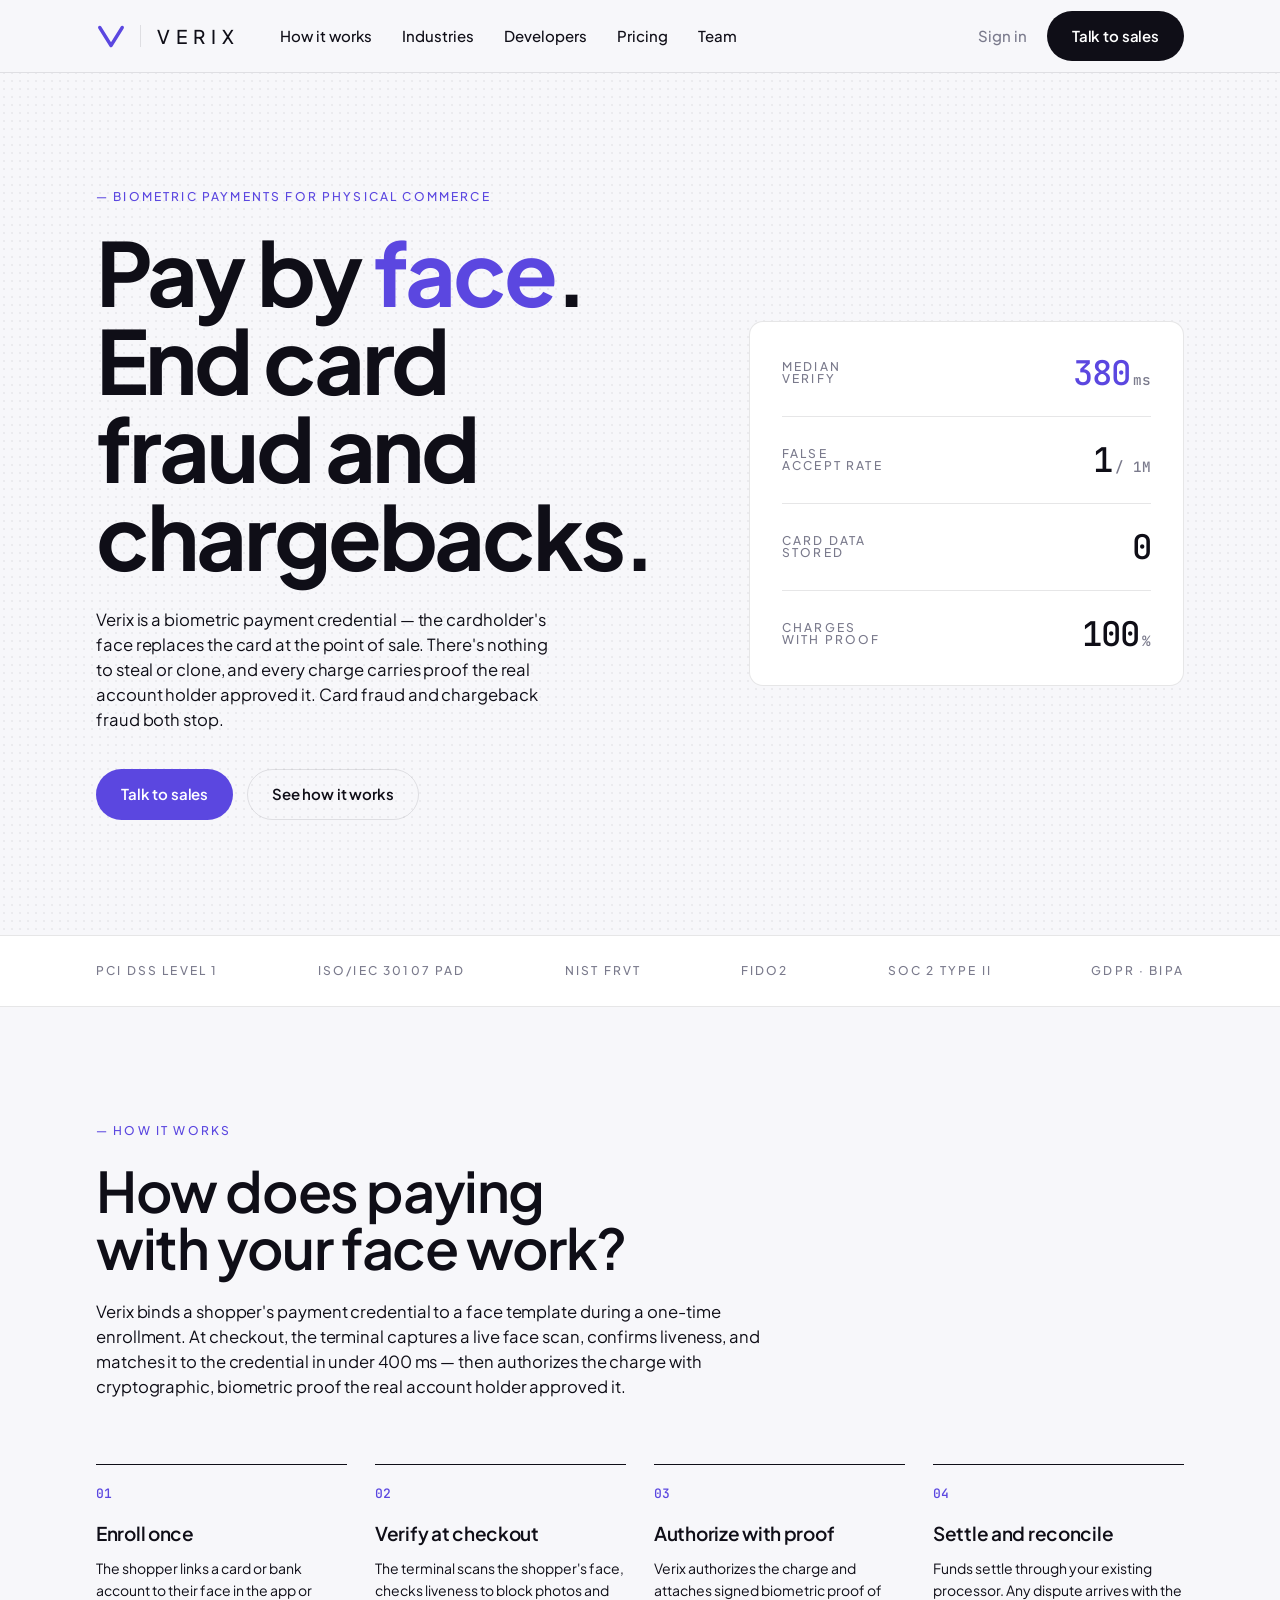
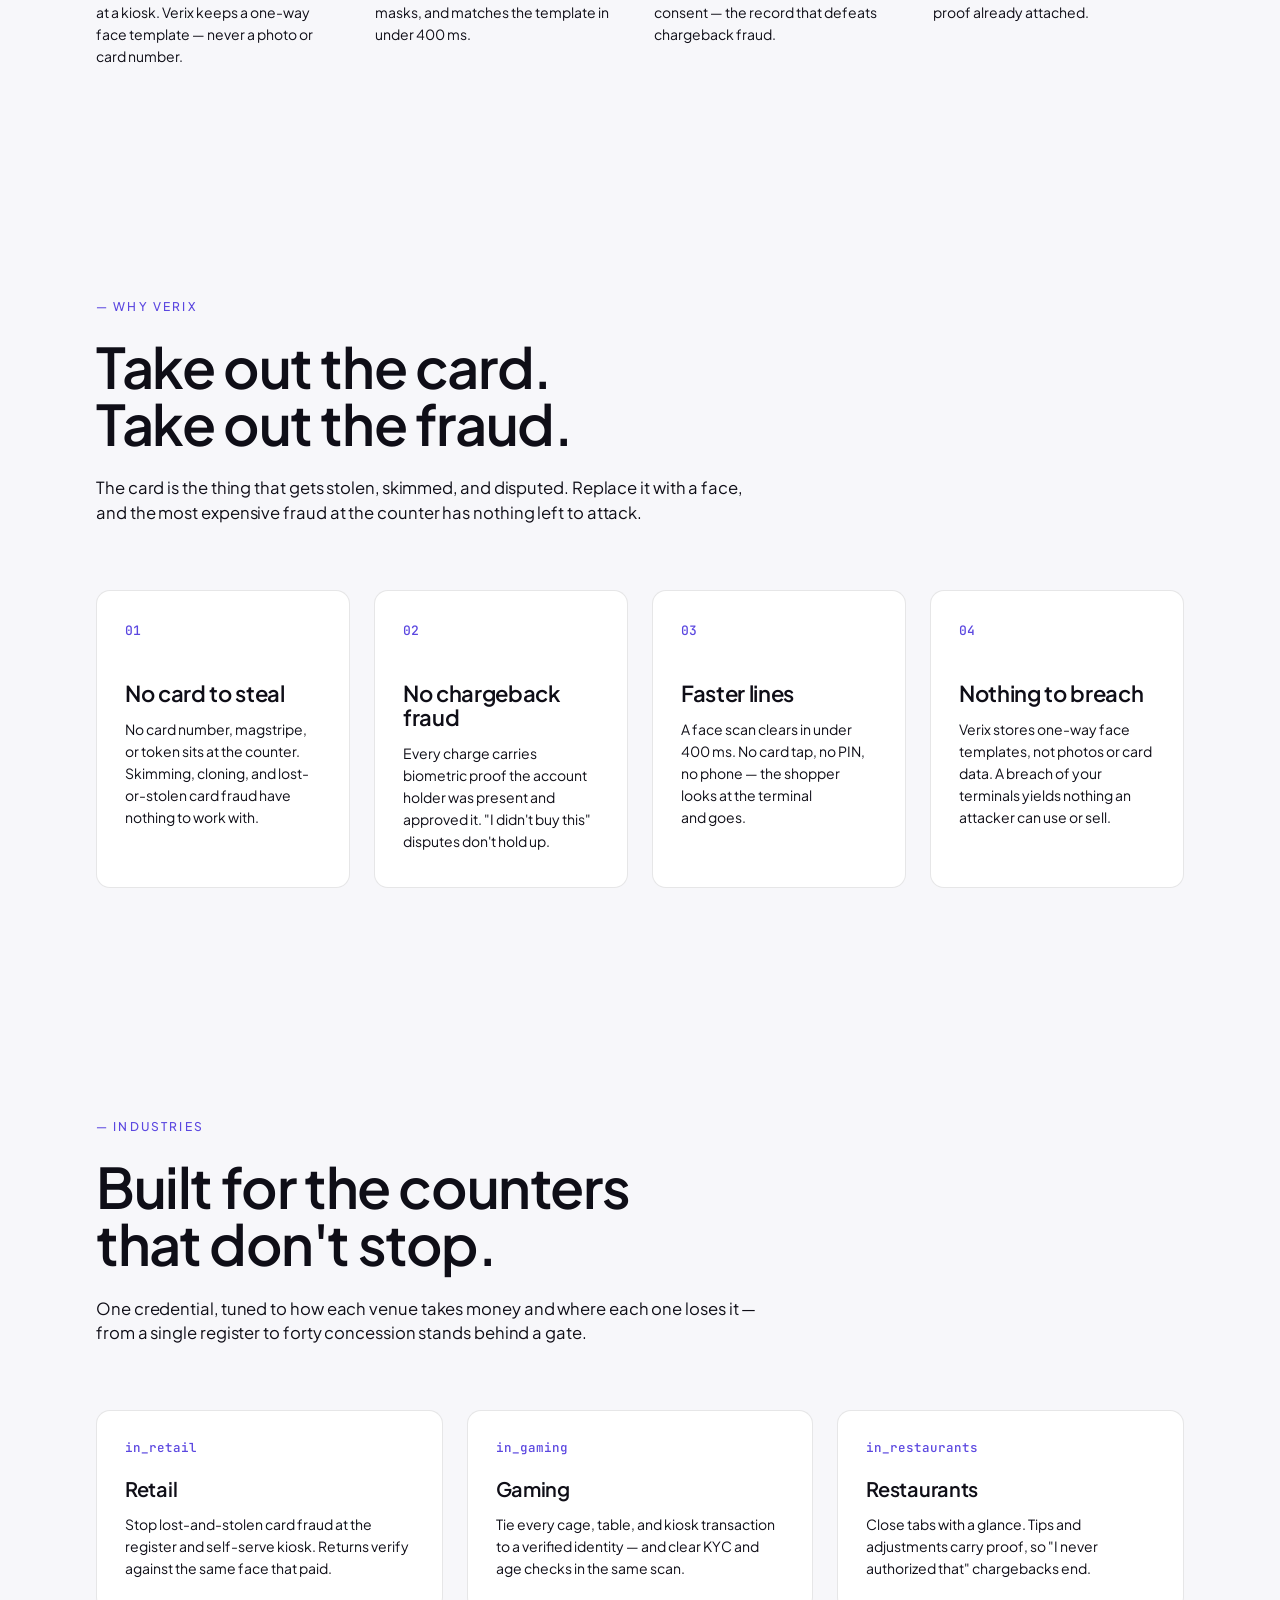
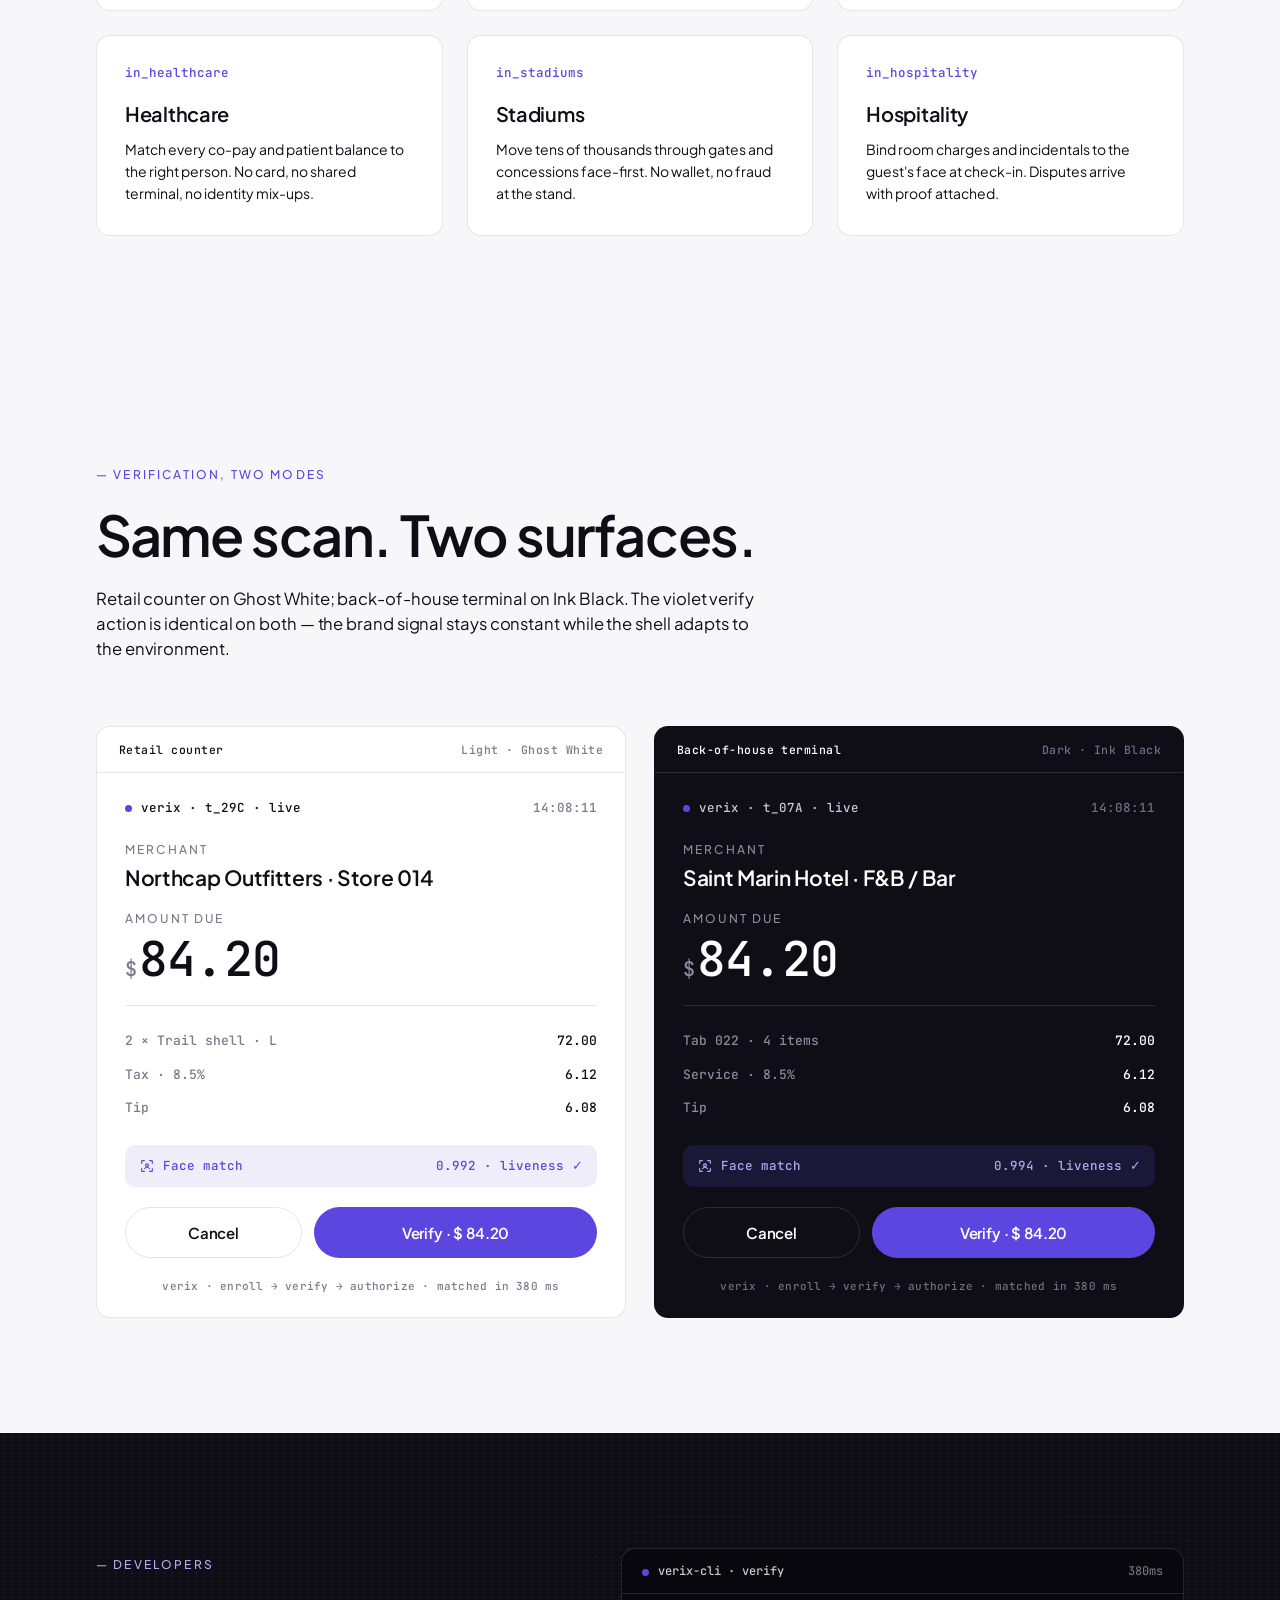
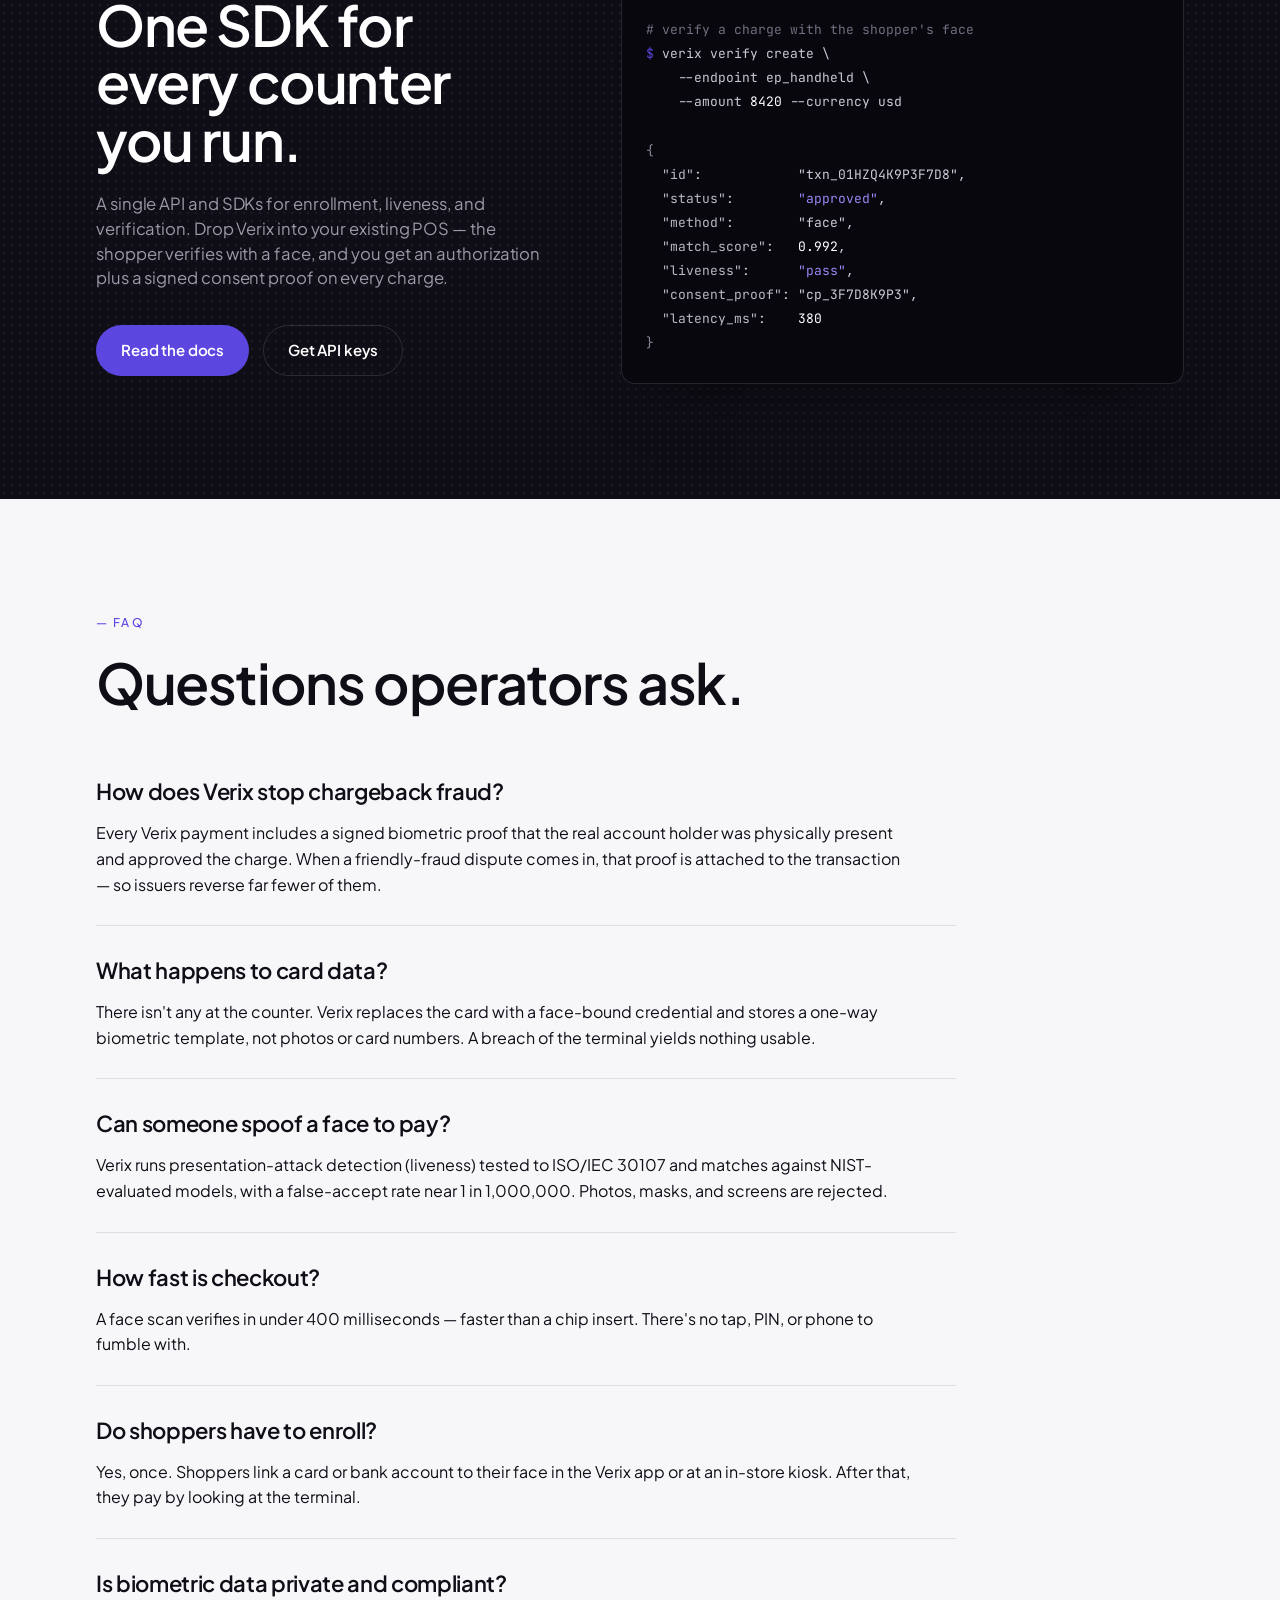
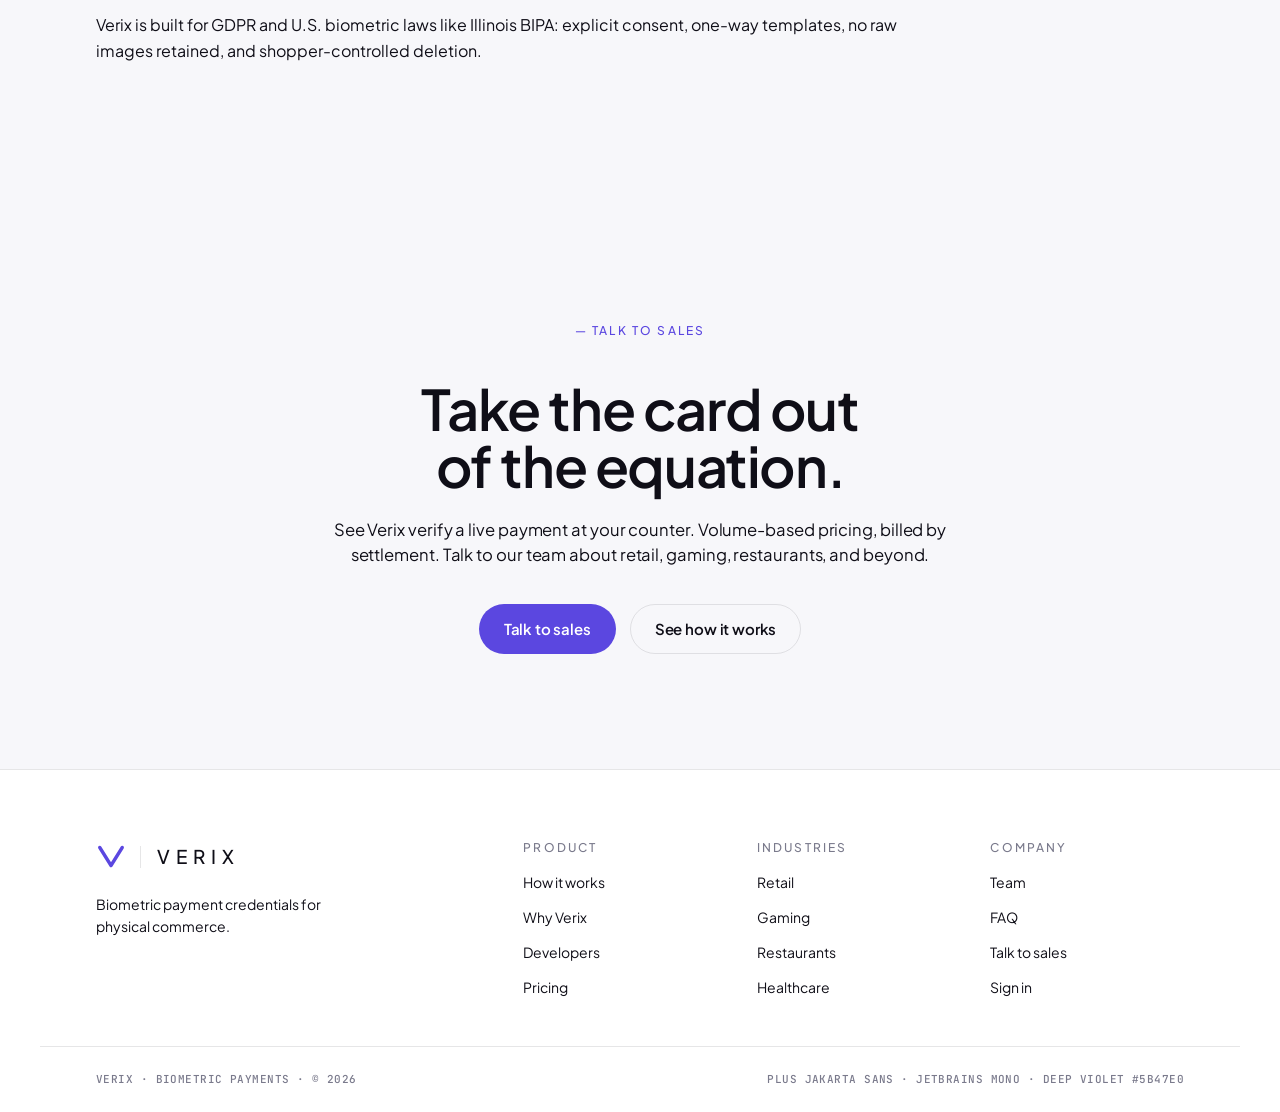
<file: index.html>
<!DOCTYPE html>
<html lang="en">
<head>
  <meta charset="UTF-8" />
  <meta name="viewport" content="width=device-width, initial-scale=1.0" />
  <title>Verix — Biometric Payments That End Card &amp; Chargeback Fraud</title>
  <meta name="description" content="Verix turns a shopper's face into their payment credential at the POS — ending stolen-card fraud and chargeback fraud for retail, gaming, restaurants, and more." />
  <meta name="author" content="Verix" />
  <meta name="robots" content="index, follow, max-image-preview:large" />
  <meta name="theme-color" content="#0F0E17" />
  <!-- PRE-LAUNCH TODO: replace every "verix.example" with the real domain once purchased
       (canonical, Open Graph, Twitter, JSON-LD, robots.txt, sitemap.xml). -->
  <link rel="canonical" href="https://verix.example/" />

  <!-- Open Graph -->
  <meta property="og:type" content="website" />
  <meta property="og:site_name" content="Verix" />
  <meta property="og:title" content="Verix — Biometric Payments That End Card &amp; Chargeback Fraud" />
  <meta property="og:description" content="A payment credential bound to the cardholder's face. Nothing to steal or clone, and proof the real account holder approved every charge — so card fraud and chargeback fraud both stop." />
  <meta property="og:url" content="https://verix.example/" />
  <meta property="og:image" content="https://verix.example/og-cover.png" />
  <!-- Twitter -->
  <meta name="twitter:card" content="summary_large_image" />
  <meta name="twitter:title" content="Verix — Biometric Payments That End Card &amp; Chargeback Fraud" />
  <meta name="twitter:description" content="Pay by face at the POS. No card to steal, and biometric proof that defeats chargeback fraud." />
  <meta name="twitter:image" content="https://verix.example/og-cover.png" />

  <link rel="preconnect" href="https://fonts.googleapis.com" />
  <link rel="preconnect" href="https://fonts.gstatic.com" crossorigin />
  <link href="https://fonts.googleapis.com/css2?family=JetBrains+Mono:wght@400;500&family=Plus+Jakarta+Sans:wght@400;500;600;700;800&display=swap" rel="stylesheet" />
  <link rel="icon" href="data:image/svg+xml,%3Csvg xmlns='http://www.w3.org/2000/svg' viewBox='0 0 40 36'%3E%3Cpath d='M5 6 20 30 35 6' fill='none' stroke='%235B47E0' stroke-width='4.5' stroke-linecap='round' stroke-linejoin='round'/%3E%3C/svg%3E" />
  <link rel="stylesheet" href="styles.css" />
  <!-- Enable scroll-reveal CSS hook before first paint -->
  <script>document.documentElement.classList.add('js');</script>

  <!-- Structured data -->
  <script type="application/ld+json">
  {
    "@context": "https://schema.org",
    "@type": "Organization",
    "name": "Verix",
    "url": "https://verix.example/",
    "logo": "https://verix.example/logo.svg",
    "description": "Verix is a biometric payment credential that replaces cards at the point of sale to eliminate card fraud and chargeback fraud.",
    "sameAs": ["https://www.linkedin.com/company/verix", "https://x.com/verix"]
  }
  </script>
  <script type="application/ld+json">
  {
    "@context": "https://schema.org",
    "@type": "WebSite",
    "name": "Verix",
    "url": "https://verix.example/"
  }
  </script>
  <script type="application/ld+json">
  {
    "@context": "https://schema.org",
    "@type": "SoftwareApplication",
    "name": "Verix",
    "applicationCategory": "FinanceApplication",
    "operatingSystem": "POS terminals, iOS, Android",
    "description": "A face-bound payment credential for POS systems that eliminates card fraud and chargeback fraud across retail, gaming, restaurants, healthcare, stadiums, and hospitality."
  }
  </script>
  <script type="application/ld+json">
  {
    "@context": "https://schema.org",
    "@type": "HowTo",
    "name": "How to pay with your face using Verix",
    "step": [
      { "@type": "HowToStep", "name": "Enroll once", "text": "The shopper links a card or bank account to their face in the Verix app or at an in-store kiosk. Verix stores a one-way face template, never a photo or card number." },
      { "@type": "HowToStep", "name": "Verify at checkout", "text": "The terminal scans the shopper's face, checks liveness to block spoofs, and matches the template in under 400 milliseconds." },
      { "@type": "HowToStep", "name": "Authorize with proof", "text": "Verix authorizes the charge and attaches biometric proof of consent — the record that defeats chargeback fraud." },
      { "@type": "HowToStep", "name": "Settle and reconcile", "text": "Funds settle through your existing processor. Any dispute arrives with the proof already attached." }
    ]
  }
  </script>
  <script type="application/ld+json">
  {
    "@context": "https://schema.org",
    "@type": "FAQPage",
    "mainEntity": [
      { "@type": "Question", "name": "How does Verix stop chargeback fraud?", "acceptedAnswer": { "@type": "Answer", "text": "Every Verix payment includes a signed biometric proof that the real account holder was physically present and approved the charge. When a friendly-fraud dispute comes in, that proof is attached to the transaction, so issuers reverse far fewer of them." } },
      { "@type": "Question", "name": "What happens to card data with Verix?", "acceptedAnswer": { "@type": "Answer", "text": "There is no card data at the counter. Verix replaces the card with a face-bound credential and stores a one-way biometric template, not photos or card numbers. A breach of the terminal yields nothing usable." } },
      { "@type": "Question", "name": "Can someone spoof a face to pay with Verix?", "acceptedAnswer": { "@type": "Answer", "text": "Verix runs presentation-attack detection (liveness) tested to ISO/IEC 30107 and matches against NIST-evaluated models, with a false-accept rate near 1 in 1,000,000. Photos, masks, and screens are rejected." } },
      { "@type": "Question", "name": "How fast is checkout with Verix?", "acceptedAnswer": { "@type": "Answer", "text": "A face scan verifies in under 400 milliseconds — faster than a chip insert. There is no tap, PIN, or phone to fumble with." } },
      { "@type": "Question", "name": "Do shoppers have to enroll first?", "acceptedAnswer": { "@type": "Answer", "text": "Yes, once. Shoppers link a card or bank account to their face in the Verix app or at an in-store kiosk. After that, they pay by looking at the terminal." } },
      { "@type": "Question", "name": "Is biometric data private and compliant?", "acceptedAnswer": { "@type": "Answer", "text": "Verix is built for GDPR and U.S. biometric laws like Illinois BIPA: explicit consent, one-way templates, no raw images retained, and shopper-controlled deletion." } }
    ]
  }
  </script>
  <script type="application/ld+json">
  {
    "@context": "https://schema.org",
    "@type": "WebPage",
    "url": "https://verix.example/",
    "name": "Verix — Biometric Payments That End Card & Chargeback Fraud",
    "speakable": { "@type": "SpeakableSpecification", "cssSelector": [".hero h1", ".hero-lede"] }
  }
  </script>
</head>
<body>
  <a class="skip-link" href="#main">Skip to content</a>

  <!-- ============ HEADER ============ -->
  <header class="site-header" id="top">
    <div class="container header-inner">
      <a class="wordmark" href="#top" aria-label="Verix home">
        <svg class="vmark" viewBox="0 0 40 36" fill="none" aria-hidden="true">
          <path d="M5 6 L20 30 L35 6" stroke="currentColor" stroke-width="4.5" stroke-linecap="round" stroke-linejoin="round"/>
        </svg>
        <span class="wordmark-rule" aria-hidden="true"></span>
        <span class="wordmark-text">VERIX</span>
      </a>

      <nav class="primary-nav" aria-label="Primary">
        <a href="#how">How it works</a>
        <a href="#industries">Industries</a>
        <a href="#developers">Developers</a>
        <a href="#pricing">Pricing</a>
        <a href="./team.html">Team</a>
      </nav>

      <div class="header-actions">
        <a class="link-signin" href="#signin">Sign in</a>
        <a class="btn btn-ink" href="#pricing">Talk to sales</a>
        <button class="nav-toggle" aria-label="Toggle navigation" aria-expanded="false" aria-controls="mobile-nav">
          <span></span><span></span><span></span>
        </button>
      </div>
    </div>
    <nav class="mobile-nav" id="mobile-nav" aria-label="Mobile">
      <a href="#how">How it works</a>
      <a href="#industries">Industries</a>
      <a href="#developers">Developers</a>
      <a href="#pricing">Pricing</a>
      <a href="./team.html">Team</a>
      <a href="#signin">Sign in</a>
      <a class="btn btn-violet" href="#pricing">Talk to sales</a>
    </nav>
  </header>

  <main id="main">
    <!-- ============ HERO ============ -->
    <section class="hero">
      <div class="hero-bg" aria-hidden="true"></div>
      <div class="container hero-grid">
        <div class="hero-copy">
          <p class="eyebrow reveal" style="--rd:0s">— Biometric payments for physical commerce</p>
          <h1 class="display-1 reveal" style="--rd:.07s">
            Pay by <span class="accent">face</span>. End card fraud and chargebacks.
          </h1>
          <p class="body-1 hero-lede reveal" style="--rd:.14s">
            Verix is a biometric payment credential — the cardholder's face replaces
            the card at the point of sale. There's nothing to steal or clone, and
            every charge carries proof the real account holder approved it. Card
            fraud and chargeback fraud both stop.
          </p>
          <div class="hero-cta reveal" style="--rd:.21s">
            <a class="btn btn-violet" href="#pricing">Talk to sales</a>
            <a class="btn btn-outline" href="#how">See how it works</a>
          </div>
        </div>

        <aside class="stats-card reveal" style="--rd:.28s" aria-label="Verix at a glance">
          <dl class="stats">
            <div class="stat">
              <dt class="caps-label">Median verify</dt>
              <dd class="mono-amount accent" data-count="380">380<span class="unit">ms</span></dd>
            </div>
            <div class="stat">
              <dt class="caps-label">False accept rate</dt>
              <dd class="mono-amount">1<span class="unit">/ 1M</span></dd>
            </div>
            <div class="stat">
              <dt class="caps-label">Card data stored</dt>
              <dd class="mono-amount">0</dd>
            </div>
            <div class="stat">
              <dt class="caps-label">Charges with proof</dt>
              <dd class="mono-amount" data-count="100">100<span class="unit">%</span></dd>
            </div>
          </dl>
        </aside>
      </div>
    </section>

    <!-- ============ STANDARDS / TRUST BAND ============ -->
    <section class="strip" aria-label="Standards and certifications">
      <div class="container" data-sr="fade">
        <ul class="strip-list">
          <li>PCI DSS Level 1</li>
          <li>ISO/IEC 30107 PAD</li>
          <li>NIST FRVT</li>
          <li>FIDO2</li>
          <li>SOC 2 Type II</li>
          <li>GDPR · BIPA</li>
        </ul>
      </div>
    </section>

    <!-- ============ HOW IT WORKS (AEO question + HowTo) ============ -->
    <section class="section" id="how">
      <div class="container">
        <header class="section-head" data-sr>
          <p class="eyebrow">— How it works</p>
          <h2 class="display-2">How does paying with your face work?</h2>
          <p class="body-1 section-sub">
            Verix binds a shopper's payment credential to a face template during a
            one-time enrollment. At checkout, the terminal captures a live face scan,
            confirms liveness, and matches it to the credential in under 400&nbsp;ms —
            then authorizes the charge with cryptographic, biometric proof the real
            account holder approved it.
          </p>
        </header>

        <ol class="step-grid">
          <li class="step" data-sr style="--rd:0s">
            <span class="step-num mono">01</span>
            <h3 class="step-title">Enroll once</h3>
            <p class="body-2">The shopper links a card or bank account to their face in the app or at a kiosk. Verix keeps a one-way face template — never a photo or card number.</p>
          </li>
          <li class="step" data-sr style="--rd:.1s">
            <span class="step-num mono">02</span>
            <h3 class="step-title">Verify at checkout</h3>
            <p class="body-2">The terminal scans the shopper's face, checks liveness to block photos and masks, and matches the template in under 400&nbsp;ms.</p>
          </li>
          <li class="step" data-sr style="--rd:.2s">
            <span class="step-num mono">03</span>
            <h3 class="step-title">Authorize with proof</h3>
            <p class="body-2">Verix authorizes the charge and attaches signed biometric proof of consent — the record that defeats chargeback fraud.</p>
          </li>
          <li class="step" data-sr style="--rd:.3s">
            <span class="step-num mono">04</span>
            <h3 class="step-title">Settle and reconcile</h3>
            <p class="body-2">Funds settle through your existing processor. Any dispute arrives with the proof already attached.</p>
          </li>
        </ol>
      </div>
    </section>

    <!-- ============ VALUE PROPS ============ -->
    <section class="section section-why" id="why">
      <div class="container">
        <header class="section-head" data-sr>
          <p class="eyebrow">— Why Verix</p>
          <h2 class="display-2">Take out the card. Take out the fraud.</h2>
          <p class="body-1 section-sub">
            The card is the thing that gets stolen, skimmed, and disputed. Replace it
            with a face, and the most expensive fraud at the counter has nothing left
            to attack.
          </p>
        </header>

        <div class="feature-grid">
          <article class="feature-card" data-sr style="--rd:0s">
            <span class="feature-index mono">01</span>
            <h3 class="heading-1">No card to steal</h3>
            <p class="body-2">
              No card number, magstripe, or token sits at the counter. Skimming,
              cloning, and lost-or-stolen card fraud have nothing to work with.
            </p>
          </article>
          <article class="feature-card" data-sr style="--rd:.08s">
            <span class="feature-index mono">02</span>
            <h3 class="heading-1">No chargeback fraud</h3>
            <p class="body-2">
              Every charge carries biometric proof the account holder was present and
              approved it. "I didn't buy this" disputes don't hold up.
            </p>
          </article>
          <article class="feature-card" data-sr style="--rd:.16s">
            <span class="feature-index mono">03</span>
            <h3 class="heading-1">Faster lines</h3>
            <p class="body-2">
              A face scan clears in under 400&nbsp;ms. No card tap, no PIN, no phone —
              the shopper looks at the terminal and goes.
            </p>
          </article>
          <article class="feature-card" data-sr style="--rd:.24s">
            <span class="feature-index mono">04</span>
            <h3 class="heading-1">Nothing to breach</h3>
            <p class="body-2">
              Verix stores one-way face templates, not photos or card data. A breach
              of your terminals yields nothing an attacker can use or sell.
            </p>
          </article>
        </div>
      </div>
    </section>

    <!-- ============ INDUSTRIES ============ -->
    <section class="section" id="industries">
      <div class="container">
        <header class="section-head" data-sr>
          <p class="eyebrow">— Industries</p>
          <h2 class="display-2">Built for the counters that don't stop.</h2>
          <p class="body-1 section-sub">
            One credential, tuned to how each venue takes money and where each one
            loses it — from a single register to forty concession stands behind a gate.
          </p>
        </header>

        <ul class="industry-grid">
          <li class="industry-card" data-sr style="--rd:0s">
            <span class="mono industry-code">in_retail</span>
            <h3 class="industry-name">Retail</h3>
            <p class="body-2">Stop lost-and-stolen card fraud at the register and self-serve kiosk. Returns verify against the same face that paid.</p>
          </li>
          <li class="industry-card" data-sr style="--rd:.07s">
            <span class="mono industry-code">in_gaming</span>
            <h3 class="industry-name">Gaming</h3>
            <p class="body-2">Tie every cage, table, and kiosk transaction to a verified identity — and clear KYC and age checks in the same scan.</p>
          </li>
          <li class="industry-card" data-sr style="--rd:.14s">
            <span class="mono industry-code">in_restaurants</span>
            <h3 class="industry-name">Restaurants</h3>
            <p class="body-2">Close tabs with a glance. Tips and adjustments carry proof, so "I never authorized that" chargebacks end.</p>
          </li>
          <li class="industry-card" data-sr style="--rd:.21s">
            <span class="mono industry-code">in_healthcare</span>
            <h3 class="industry-name">Healthcare</h3>
            <p class="body-2">Match every co-pay and patient balance to the right person. No card, no shared terminal, no identity mix-ups.</p>
          </li>
          <li class="industry-card" data-sr style="--rd:.28s">
            <span class="mono industry-code">in_stadiums</span>
            <h3 class="industry-name">Stadiums</h3>
            <p class="body-2">Move tens of thousands through gates and concessions face-first. No wallet, no fraud at the stand.</p>
          </li>
          <li class="industry-card" data-sr style="--rd:.35s">
            <span class="mono industry-code">in_hospitality</span>
            <h3 class="industry-name">Hospitality</h3>
            <p class="body-2">Bind room charges and incidentals to the guest's face at check-in. Disputes arrive with proof attached.</p>
          </li>
        </ul>
      </div>
    </section>

    <!-- ============ SURFACES / TERMINALS ============ -->
    <section class="section section-surfaces" id="surfaces">
      <div class="container">
        <header class="section-head" data-sr>
          <p class="eyebrow">— Verification, two modes</p>
          <h2 class="display-2">Same scan. Two surfaces.</h2>
          <p class="body-1 section-sub">
            Retail counter on Ghost White; back-of-house terminal on Ink Black. The
            violet verify action is identical on both — the brand signal stays
            constant while the shell adapts to the environment.
          </p>
        </header>

        <div class="terminal-grid">
          <!-- RETAIL COUNTER · LIGHT -->
          <figure class="terminal terminal-light" data-sr="left">
            <figcaption class="terminal-tag">
              <span class="mono">Retail counter</span>
              <span class="mono muted">Light · Ghost White</span>
            </figcaption>
            <div class="terminal-body">
              <div class="terminal-status mono">
                <span><span class="dot"></span>verix · t_29C · live</span>
                <span class="muted">14:08:11</span>
              </div>
              <p class="caps-label">Merchant</p>
              <p class="heading-1 terminal-merchant">Northcap Outfitters · Store 014</p>
              <p class="caps-label">Amount due</p>
              <p class="mono-amount terminal-amount"><span class="unit pre">$</span>84.20</p>
              <div class="terminal-rule"></div>
              <dl class="line-items mono">
                <div><dt>2 × Trail shell · L</dt><dd>72.00</dd></div>
                <div><dt>Tax · 8.5%</dt><dd>6.12</dd></div>
                <div><dt>Tip</dt><dd>6.08</dd></div>
              </dl>
              <div class="verify-row mono">
                <span class="verify-label"><svg class="scan-icon" viewBox="0 0 24 24" fill="none" aria-hidden="true"><path d="M4 8V5a1 1 0 0 1 1-1h3M16 4h3a1 1 0 0 1 1 1v3M20 16v3a1 1 0 0 1-1 1h-3M8 20H5a1 1 0 0 1-1-1v-3" stroke="currentColor" stroke-width="1.8" stroke-linecap="round" stroke-linejoin="round"/><circle cx="12" cy="11" r="2.1" stroke="currentColor" stroke-width="1.8"/><path d="M8.4 16c.7-1.3 2-2.1 3.6-2.1s2.9.8 3.6 2.1" stroke="currentColor" stroke-width="1.8" stroke-linecap="round"/></svg>Face match</span>
                <span class="verify-val">0.992 · liveness ✓</span>
              </div>
              <div class="terminal-actions" aria-hidden="true">
                <button class="btn btn-outline" type="button" tabindex="-1">Cancel</button>
                <button class="btn btn-violet" type="button" tabindex="-1">Verify&nbsp;·&nbsp;$&nbsp;84.20</button>
              </div>
              <p class="terminal-foot mono">verix · enroll → verify → authorize · matched in 380 ms</p>
            </div>
          </figure>

          <!-- BACK-OF-HOUSE · DARK -->
          <figure class="terminal terminal-dark" data-sr="right" style="--rd:.08s">
            <figcaption class="terminal-tag">
              <span class="mono">Back-of-house terminal</span>
              <span class="mono muted">Dark · Ink Black</span>
            </figcaption>
            <div class="terminal-body">
              <div class="terminal-status mono">
                <span><span class="dot"></span>verix · t_07A · live</span>
                <span class="muted">14:08:11</span>
              </div>
              <p class="caps-label">Merchant</p>
              <p class="heading-1 terminal-merchant">Saint Marin Hotel · F&amp;B / Bar</p>
              <p class="caps-label">Amount due</p>
              <p class="mono-amount terminal-amount"><span class="unit pre">$</span>84.20</p>
              <div class="terminal-rule"></div>
              <dl class="line-items mono">
                <div><dt>Tab 022 · 4 items</dt><dd>72.00</dd></div>
                <div><dt>Service · 8.5%</dt><dd>6.12</dd></div>
                <div><dt>Tip</dt><dd>6.08</dd></div>
              </dl>
              <div class="verify-row mono">
                <span class="verify-label"><svg class="scan-icon" viewBox="0 0 24 24" fill="none" aria-hidden="true"><path d="M4 8V5a1 1 0 0 1 1-1h3M16 4h3a1 1 0 0 1 1 1v3M20 16v3a1 1 0 0 1-1 1h-3M8 20H5a1 1 0 0 1-1-1v-3" stroke="currentColor" stroke-width="1.8" stroke-linecap="round" stroke-linejoin="round"/><circle cx="12" cy="11" r="2.1" stroke="currentColor" stroke-width="1.8"/><path d="M8.4 16c.7-1.3 2-2.1 3.6-2.1s2.9.8 3.6 2.1" stroke="currentColor" stroke-width="1.8" stroke-linecap="round"/></svg>Face match</span>
                <span class="verify-val">0.994 · liveness ✓</span>
              </div>
              <div class="terminal-actions" aria-hidden="true">
                <button class="btn btn-outline btn-outline-dark" type="button" tabindex="-1">Cancel</button>
                <button class="btn btn-violet" type="button" tabindex="-1">Verify&nbsp;·&nbsp;$&nbsp;84.20</button>
              </div>
              <p class="terminal-foot mono">verix · enroll → verify → authorize · matched in 380 ms</p>
            </div>
          </figure>
        </div>
      </div>
    </section>

    <!-- ============ DEVELOPERS ============ -->
    <section class="section section-dev" id="developers">
      <div class="container dev-grid">
        <div class="dev-copy" data-sr>
          <p class="eyebrow eyebrow-on-dark">— Developers</p>
          <h2 class="display-2 on-dark">One SDK for every counter you run.</h2>
          <p class="body-1 on-dark-muted">
            A single API and SDKs for enrollment, liveness, and verification. Drop
            Verix into your existing POS — the shopper verifies with a face, and you
            get an authorization plus a signed consent proof on every charge.
          </p>
          <div class="hero-cta">
            <a class="btn btn-violet" href="#pricing">Read the docs</a>
            <a class="btn btn-outline btn-outline-dark" href="#pricing">Get API keys</a>
          </div>
        </div>

        <div class="code-window" role="img" aria-label="Example Verix face-verification API response" data-sr="scale" style="--rd:.12s">
          <div class="code-bar mono">
            <span><span class="dot"></span>verix-cli · verify</span>
            <span class="muted">380ms</span>
          </div>
          <pre class="code-block mono"><span class="c-com"># verify a charge with the shopper's face</span>
<span class="c-cmd">$</span> verix verify create \
    --endpoint <span class="c-str">ep_handheld</span> \
    --amount <span class="c-num">8420</span> --currency <span class="c-str">usd</span>

<span class="c-key">{</span>
  <span class="c-prop">"id"</span>:            <span class="c-str">"txn_01HZQ4K9P3F7D8"</span>,
  <span class="c-prop">"status"</span>:        <span class="c-acc">"approved"</span>,
  <span class="c-prop">"method"</span>:        <span class="c-str">"face"</span>,
  <span class="c-prop">"match_score"</span>:   <span class="c-num">0.992</span>,
  <span class="c-prop">"liveness"</span>:      <span class="c-acc">"pass"</span>,
  <span class="c-prop">"consent_proof"</span>: <span class="c-str">"cp_3F7D8K9P3"</span>,
  <span class="c-prop">"latency_ms"</span>:    <span class="c-num">380</span>
<span class="c-key">}</span></pre>
        </div>
      </div>
    </section>

    <!-- ============ FAQ (AEO / FAQPage) ============ -->
    <section class="section" id="faq">
      <div class="container">
        <header class="section-head" data-sr>
          <p class="eyebrow">— FAQ</p>
          <h2 class="display-2">Questions operators ask.</h2>
        </header>

        <div class="faq-list">
          <article class="faq-item" data-sr="fade" style="--rd:0s">
            <h3 class="faq-q">How does Verix stop chargeback fraud?</h3>
            <p class="faq-a">Every Verix payment includes a signed biometric proof that the real account holder was physically present and approved the charge. When a friendly-fraud dispute comes in, that proof is attached to the transaction — so issuers reverse far fewer of them.</p>
          </article>
          <article class="faq-item" data-sr="fade" style="--rd:.07s">
            <h3 class="faq-q">What happens to card data?</h3>
            <p class="faq-a">There isn't any at the counter. Verix replaces the card with a face-bound credential and stores a one-way biometric template, not photos or card numbers. A breach of the terminal yields nothing usable.</p>
          </article>
          <article class="faq-item" data-sr="fade" style="--rd:.14s">
            <h3 class="faq-q">Can someone spoof a face to pay?</h3>
            <p class="faq-a">Verix runs presentation-attack detection (liveness) tested to ISO/IEC 30107 and matches against NIST-evaluated models, with a false-accept rate near 1 in 1,000,000. Photos, masks, and screens are rejected.</p>
          </article>
          <article class="faq-item" data-sr="fade" style="--rd:.21s">
            <h3 class="faq-q">How fast is checkout?</h3>
            <p class="faq-a">A face scan verifies in under 400 milliseconds — faster than a chip insert. There's no tap, PIN, or phone to fumble with.</p>
          </article>
          <article class="faq-item" data-sr="fade" style="--rd:.28s">
            <h3 class="faq-q">Do shoppers have to enroll?</h3>
            <p class="faq-a">Yes, once. Shoppers link a card or bank account to their face in the Verix app or at an in-store kiosk. After that, they pay by looking at the terminal.</p>
          </article>
          <article class="faq-item" data-sr="fade" style="--rd:.35s">
            <h3 class="faq-q">Is biometric data private and compliant?</h3>
            <p class="faq-a">Verix is built for GDPR and U.S. biometric laws like Illinois BIPA: explicit consent, one-way templates, no raw images retained, and shopper-controlled deletion.</p>
          </article>
        </div>
      </div>
    </section>

    <!-- ============ FINAL CTA ============ -->
    <section class="section section-cta" id="pricing">
      <div class="container cta-inner" data-sr>
        <p class="eyebrow">— Talk to sales</p>
        <h2 class="display-2">Take the card out of the equation.</h2>
        <p class="body-1 section-sub centered">
          See Verix verify a live payment at your counter. Volume-based pricing,
          billed by settlement. Talk to our team about retail, gaming, restaurants,
          and beyond.
        </p>
        <div class="hero-cta centered" id="contact">
          <a class="btn btn-violet" href="#contact">Talk to sales</a>
          <a class="btn btn-outline" href="#how">See how it works</a>
        </div>
      </div>
    </section>
  </main>

  <!-- ============ FOOTER ============ -->
  <footer class="site-footer">
    <div class="container footer-grid">
      <div class="footer-brand">
        <a class="wordmark wordmark-footer" href="#top" aria-label="Verix home">
          <svg class="vmark" viewBox="0 0 40 36" fill="none" aria-hidden="true">
            <path d="M5 6 L20 30 L35 6" stroke="currentColor" stroke-width="4.5" stroke-linecap="round" stroke-linejoin="round"/>
          </svg>
          <span class="wordmark-rule" aria-hidden="true"></span>
          <span class="wordmark-text">VERIX</span>
        </a>
        <p class="body-2 footer-tagline">Biometric payment credentials for physical commerce.</p>
      </div>

      <nav class="footer-col" aria-label="Product">
        <p class="caps-label">Product</p>
        <a href="#how">How it works</a>
        <a href="#why">Why Verix</a>
        <a href="#developers">Developers</a>
        <a href="#pricing">Pricing</a>
      </nav>
      <nav class="footer-col" aria-label="Industries">
        <p class="caps-label">Industries</p>
        <a href="#industries">Retail</a>
        <a href="#industries">Gaming</a>
        <a href="#industries">Restaurants</a>
        <a href="#industries">Healthcare</a>
      </nav>
      <nav class="footer-col" aria-label="Company">
        <p class="caps-label">Company</p>
        <a href="./team.html">Team</a>
        <a href="#faq">FAQ</a>
        <a href="#pricing">Talk to sales</a>
        <a href="#signin">Sign in</a>
      </nav>
    </div>

    <div class="container footer-meta mono">
      <span>VERIX · BIOMETRIC PAYMENTS · © 2026</span>
      <span class="muted">PLUS JAKARTA SANS · JETBRAINS MONO · DEEP VIOLET #5B47E0</span>
    </div>
  </footer>

  <script src="app.js"></script>
</body>
</html>
</file>
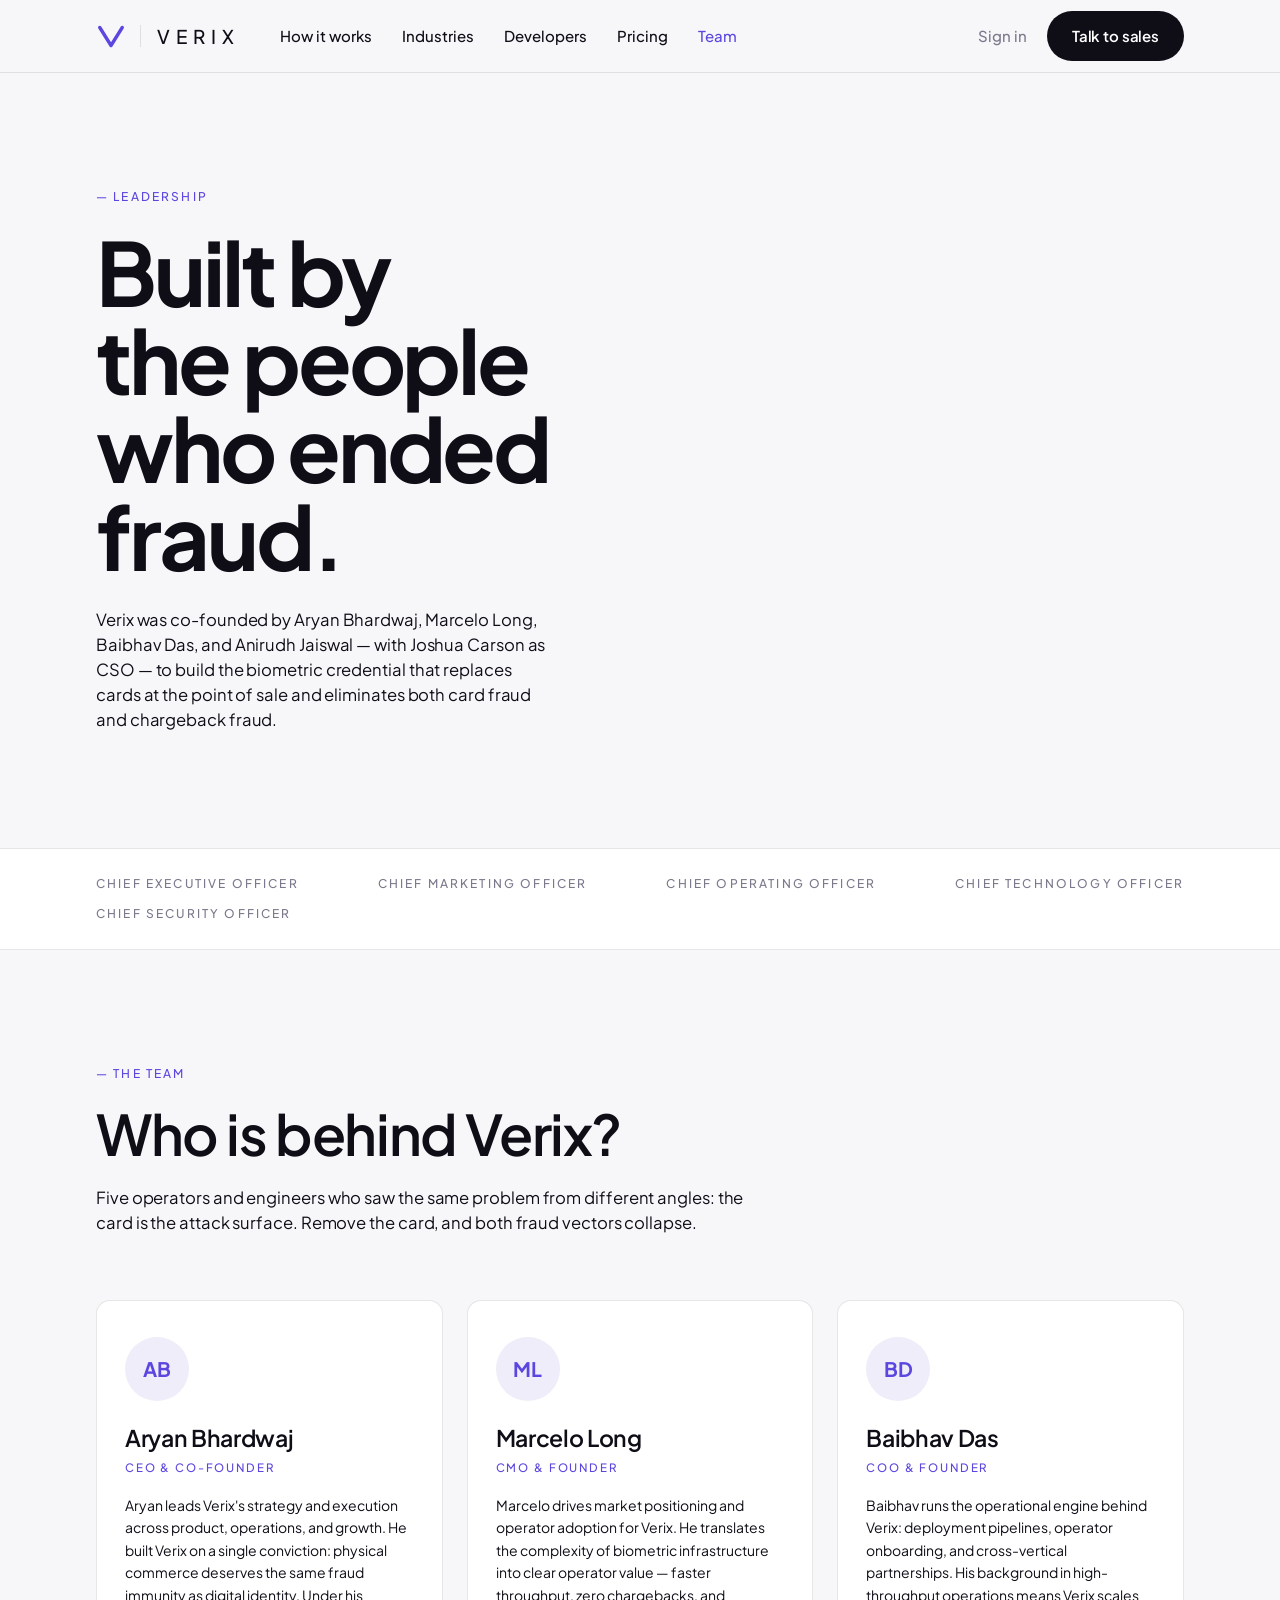
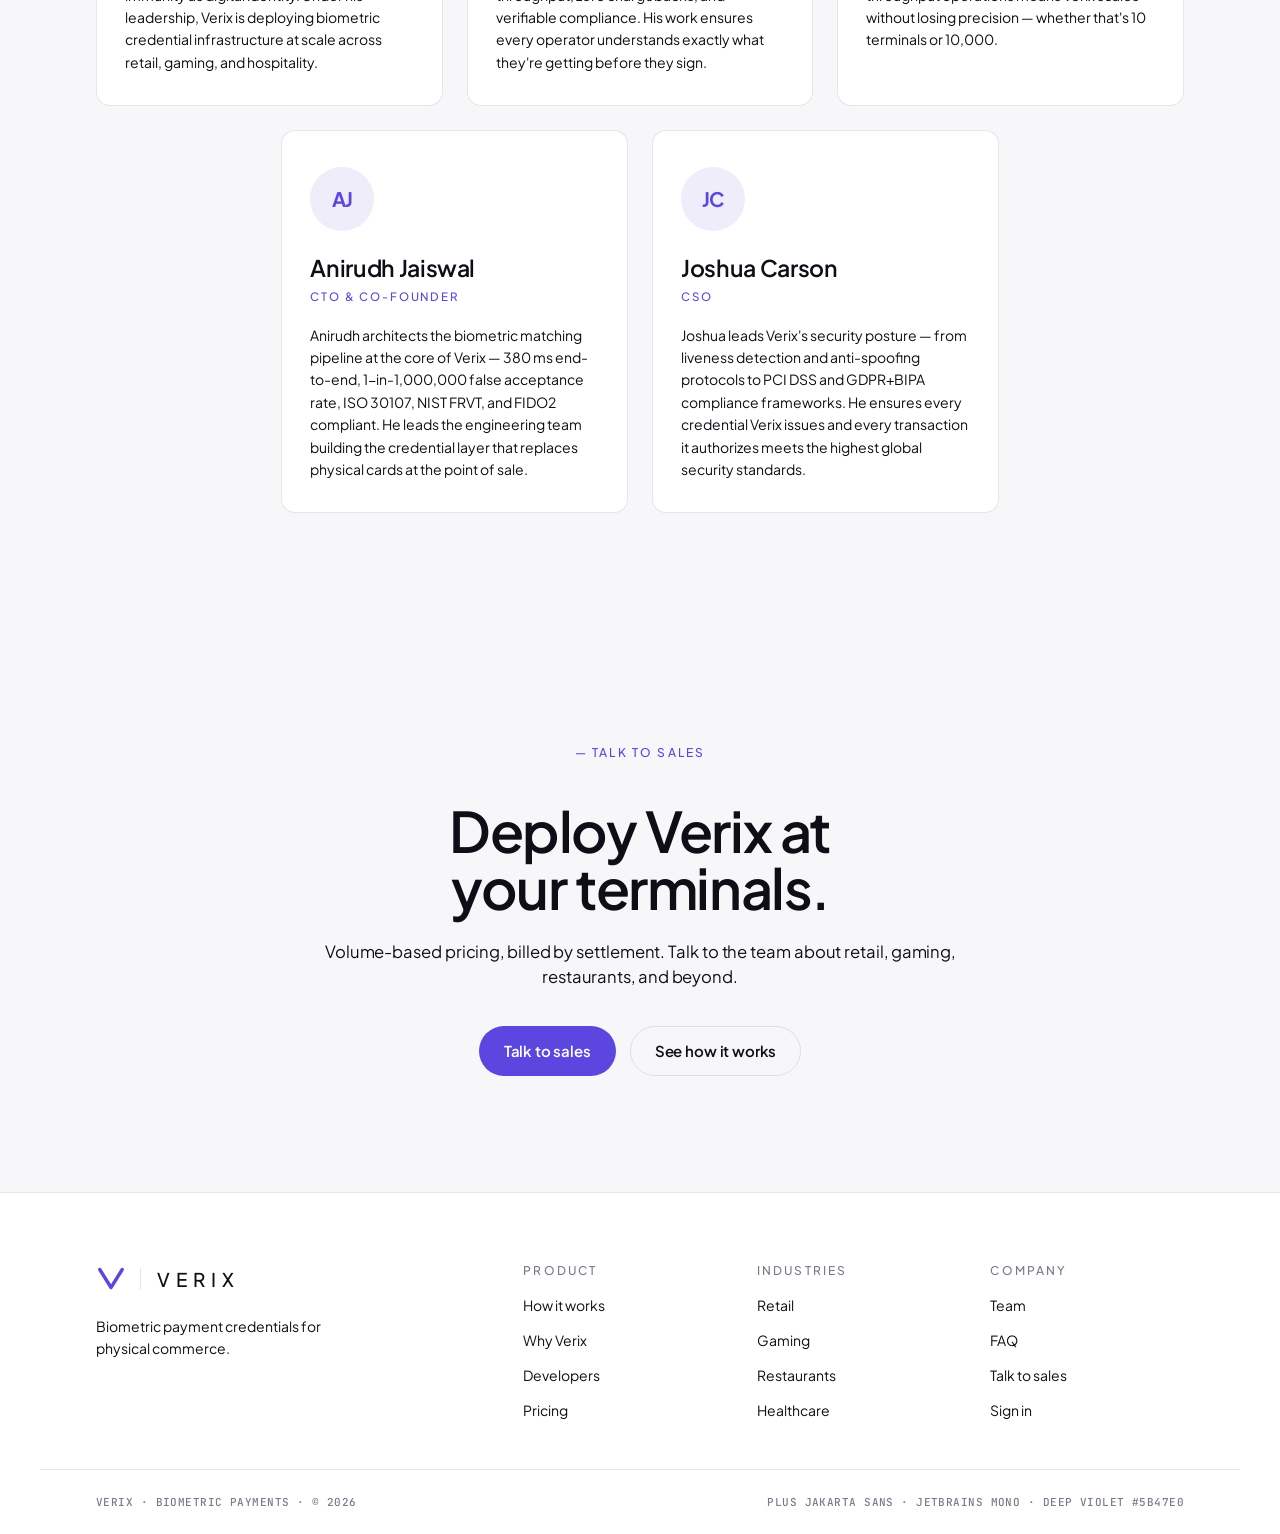
<file: team.html>
<!DOCTYPE html>
<html lang="en">
<head>
  <meta charset="UTF-8" />
  <meta name="viewport" content="width=device-width, initial-scale=1.0" />
  <title>The Verix Team — Biometric Payment Infrastructure Leadership</title>
  <meta name="description" content="Meet the five leaders behind Verix — the biometric credential replacing cards at the POS to end card fraud and chargebacks. CEO, CMO, COO, CTO, and CSO." />
  <meta name="author" content="Verix" />
  <meta name="robots" content="index, follow, max-image-preview:large" />
  <meta name="theme-color" content="#0F0E17" />
  <!-- PRE-LAUNCH TODO: replace "verix.example" with the real domain once purchased. -->
  <link rel="canonical" href="https://verix.example/team" />

  <!-- Open Graph -->
  <meta property="og:type" content="website" />
  <meta property="og:site_name" content="Verix" />
  <meta property="og:title" content="The Verix Team — Biometric Payment Infrastructure Leadership" />
  <meta property="og:description" content="Five specialists building the biometric credential that ends card fraud and chargebacks at every point of sale. Meet the Verix leadership." />
  <meta property="og:url" content="https://verix.example/team" />
  <meta property="og:image" content="https://verix.example/og-cover.png" />
  <!-- Twitter -->
  <meta name="twitter:card" content="summary_large_image" />
  <meta name="twitter:title" content="The Verix Team — Biometric Payment Infrastructure Leadership" />
  <meta name="twitter:description" content="Five specialists. One mandate: make biometric verification the new standard at every POS." />
  <meta name="twitter:image" content="https://verix.example/og-cover.png" />

  <link rel="preconnect" href="https://fonts.googleapis.com" />
  <link rel="preconnect" href="https://fonts.gstatic.com" crossorigin />
  <link href="https://fonts.googleapis.com/css2?family=JetBrains+Mono:wght@400;500&family=Plus+Jakarta+Sans:wght@400;500;600;700;800&display=swap" rel="stylesheet" />
  <link rel="icon" href="data:image/svg+xml,%3Csvg xmlns='http://www.w3.org/2000/svg' viewBox='0 0 40 36'%3E%3Cpath d='M5 6 20 30 35 6' fill='none' stroke='%235B47E0' stroke-width='4.5' stroke-linecap='round' stroke-linejoin='round'/%3E%3C/svg%3E" />
  <link rel="stylesheet" href="styles.css" />
  <!-- Enable scroll-reveal CSS hook before first paint -->
  <script>document.documentElement.classList.add('js');</script>

  <!-- Organization schema with member roster -->
  <script type="application/ld+json">
  {
    "@context": "https://schema.org",
    "@type": "Organization",
    "name": "Verix",
    "url": "https://verix.example/",
    "logo": "https://verix.example/logo.svg",
    "description": "Verix is a biometric payment credential that replaces cards at the point of sale to eliminate card fraud and chargeback fraud.",
    "sameAs": ["https://www.linkedin.com/company/verix", "https://x.com/verix"],
    "member": [
      {
        "@type": "OrganizationRole",
        "member": { "@type": "Person", "name": "Aryan Bhardwaj", "jobTitle": "CEO & Co-Founder" },
        "roleName": "CEO & Co-Founder",
        "startDate": "2024"
      },
      {
        "@type": "OrganizationRole",
        "member": { "@type": "Person", "name": "Marcelo Long", "jobTitle": "CMO & Founder" },
        "roleName": "CMO & Founder",
        "startDate": "2024"
      },
      {
        "@type": "OrganizationRole",
        "member": { "@type": "Person", "name": "Baibhav Das", "jobTitle": "COO & Founder" },
        "roleName": "COO & Founder",
        "startDate": "2024"
      },
      {
        "@type": "OrganizationRole",
        "member": { "@type": "Person", "name": "Anirudh Jaiswal", "jobTitle": "CTO & Co-Founder" },
        "roleName": "CTO & Co-Founder",
        "startDate": "2024"
      },
      {
        "@type": "OrganizationRole",
        "member": { "@type": "Person", "name": "Joshua Carson", "jobTitle": "CSO" },
        "roleName": "CSO",
        "startDate": "2024"
      }
    ]
  }
  </script>
  <script type="application/ld+json">
  {
    "@context": "https://schema.org",
    "@type": "BreadcrumbList",
    "itemListElement": [
      { "@type": "ListItem", "position": 1, "name": "Home", "item": "https://verix.example/" },
      { "@type": "ListItem", "position": 2, "name": "Team", "item": "https://verix.example/team" }
    ]
  }
  </script>
  <script type="application/ld+json">
  {
    "@context": "https://schema.org",
    "@type": "WebPage",
    "url": "https://verix.example/team",
    "name": "The Verix Team — Biometric Payment Infrastructure Leadership",
    "breadcrumb": {
      "@type": "BreadcrumbList",
      "itemListElement": [
        { "@type": "ListItem", "position": 1, "name": "Home", "item": "https://verix.example/" },
        { "@type": "ListItem", "position": 2, "name": "Team", "item": "https://verix.example/team" }
      ]
    },
    "speakable": {
      "@type": "SpeakableSpecification",
      "cssSelector": [".team-hero h1", ".team-answer"]
    }
  }
  </script>
</head>
<body>
  <a class="skip-link" href="#main">Skip to content</a>

  <!-- ============ HEADER ============ -->
  <header class="site-header" id="top">
    <div class="container header-inner">
      <a class="wordmark" href="./index.html" aria-label="Verix home">
        <svg class="vmark" viewBox="0 0 40 36" fill="none" aria-hidden="true">
          <path d="M5 6 L20 30 L35 6" stroke="currentColor" stroke-width="4.5" stroke-linecap="round" stroke-linejoin="round"/>
        </svg>
        <span class="wordmark-rule" aria-hidden="true"></span>
        <span class="wordmark-text">VERIX</span>
      </a>

      <nav class="primary-nav" aria-label="Primary">
        <a href="./index.html#how">How it works</a>
        <a href="./index.html#industries">Industries</a>
        <a href="./index.html#developers">Developers</a>
        <a href="./index.html#pricing">Pricing</a>
        <a href="./team.html" aria-current="page">Team</a>
      </nav>

      <div class="header-actions">
        <a class="link-signin" href="./index.html#signin">Sign in</a>
        <a class="btn btn-ink" href="./index.html#pricing">Talk to sales</a>
        <button class="nav-toggle" aria-label="Toggle navigation" aria-expanded="false" aria-controls="mobile-nav">
          <span></span><span></span><span></span>
        </button>
      </div>
    </div>
    <nav class="mobile-nav" id="mobile-nav" aria-label="Mobile">
      <a href="./index.html#how">How it works</a>
      <a href="./index.html#industries">Industries</a>
      <a href="./index.html#developers">Developers</a>
      <a href="./index.html#pricing">Pricing</a>
      <a href="./team.html" aria-current="page">Team</a>
      <a href="./index.html#signin">Sign in</a>
      <a class="btn btn-violet" href="./index.html#pricing">Talk to sales</a>
    </nav>
  </header>

  <main id="main">
    <!-- ============ HERO ============ -->
    <section class="hero team-hero">
      <div class="container">
        <div class="team-hero-inner">
          <p class="eyebrow reveal" style="--rd:0s">— Leadership</p>
          <h1 class="display-1 reveal" style="--rd:.07s">
            Built by the people<br>who ended fraud.
          </h1>
          <p class="body-1 hero-lede reveal team-answer" style="--rd:.14s">
            Verix was co-founded by Aryan Bhardwaj, Marcelo Long, Baibhav Das,
            and Anirudh Jaiswal — with Joshua Carson as CSO — to build the
            biometric credential that replaces cards at the point of sale and
            eliminates both card fraud and chargeback fraud.
          </p>
        </div>
      </div>
    </section>

    <!-- ============ ROLES STRIP ============ -->
    <section class="strip" aria-label="Leadership roles">
      <div class="container">
        <ul class="strip-list">
          <li>Chief Executive Officer</li>
          <li>Chief Marketing Officer</li>
          <li>Chief Operating Officer</li>
          <li>Chief Technology Officer</li>
          <li>Chief Security Officer</li>
        </ul>
      </div>
    </section>

    <!-- ============ TEAM SECTION ============ -->
    <section class="section" id="team">
      <div class="container">

        <header class="section-head" data-sr>
          <p class="eyebrow">— The team</p>
          <h2 class="display-2">Who is behind Verix?</h2>
          <p class="body-1 section-sub">
            Five operators and engineers who saw the same problem from different
            angles: the card is the attack surface. Remove the card, and both
            fraud vectors collapse.
          </p>
        </header>

        <ul class="team-grid">

          <li class="team-card" data-sr style="--rd:0s">
            <div class="team-avatar" aria-hidden="true">AB</div>
            <h3 class="team-name">Aryan Bhardwaj</h3>
            <p class="team-role">CEO &amp; Co-Founder</p>
            <p class="team-bio">Aryan leads Verix's strategy and execution across product, operations, and growth. He built Verix on a single conviction: physical commerce deserves the same fraud immunity as digital identity. Under his leadership, Verix is deploying biometric credential infrastructure at scale across retail, gaming, and hospitality.</p>
          </li>

          <li class="team-card" data-sr style="--rd:.06s">
            <div class="team-avatar" aria-hidden="true">ML</div>
            <h3 class="team-name">Marcelo Long</h3>
            <p class="team-role">CMO &amp; Founder</p>
            <p class="team-bio">Marcelo drives market positioning and operator adoption for Verix. He translates the complexity of biometric infrastructure into clear operator value — faster throughput, zero chargebacks, and verifiable compliance. His work ensures every operator understands exactly what they're getting before they sign.</p>
          </li>

          <li class="team-card" data-sr style="--rd:.12s">
            <div class="team-avatar" aria-hidden="true">BD</div>
            <h3 class="team-name">Baibhav Das</h3>
            <p class="team-role">COO &amp; Founder</p>
            <p class="team-bio">Baibhav runs the operational engine behind Verix: deployment pipelines, operator onboarding, and cross-vertical partnerships. His background in high-throughput operations means Verix scales without losing precision — whether that's 10 terminals or 10,000.</p>
          </li>

          <li class="team-card" data-sr style="--rd:.18s">
            <div class="team-avatar" aria-hidden="true">AJ</div>
            <h3 class="team-name">Anirudh Jaiswal</h3>
            <p class="team-role">CTO &amp; Co-Founder</p>
            <p class="team-bio">Anirudh architects the biometric matching pipeline at the core of Verix — 380&nbsp;ms end-to-end, 1-in-1,000,000 false acceptance rate, ISO 30107, NIST FRVT, and FIDO2 compliant. He leads the engineering team building the credential layer that replaces physical cards at the point of sale.</p>
          </li>

          <li class="team-card" data-sr style="--rd:.24s">
            <div class="team-avatar" aria-hidden="true">JC</div>
            <h3 class="team-name">Joshua Carson</h3>
            <p class="team-role">CSO</p>
            <p class="team-bio">Joshua leads Verix's security posture — from liveness detection and anti-spoofing protocols to PCI DSS and GDPR+BIPA compliance frameworks. He ensures every credential Verix issues and every transaction it authorizes meets the highest global security standards.</p>
          </li>

        </ul>
      </div>
    </section>

    <!-- ============ FINAL CTA ============ -->
    <section class="section section-cta" id="contact">
      <div class="container cta-inner">
        <p class="eyebrow">— Talk to sales</p>
        <h2 class="display-2">Deploy Verix at your terminals.</h2>
        <p class="body-1 section-sub centered">
          Volume-based pricing, billed by settlement. Talk to the team about
          retail, gaming, restaurants, and beyond.
        </p>
        <div class="hero-cta centered">
          <a class="btn btn-violet" href="./index.html#pricing">Talk to sales</a>
          <a class="btn btn-outline" href="./index.html#how">See how it works</a>
        </div>
      </div>
    </section>
  </main>

  <!-- ============ FOOTER ============ -->
  <footer class="site-footer">
    <div class="container footer-grid">
      <div class="footer-brand">
        <a class="wordmark wordmark-footer" href="./index.html" aria-label="Verix home">
          <svg class="vmark" viewBox="0 0 40 36" fill="none" aria-hidden="true">
            <path d="M5 6 L20 30 L35 6" stroke="currentColor" stroke-width="4.5" stroke-linecap="round" stroke-linejoin="round"/>
          </svg>
          <span class="wordmark-rule" aria-hidden="true"></span>
          <span class="wordmark-text">VERIX</span>
        </a>
        <p class="body-2 footer-tagline">Biometric payment credentials for physical commerce.</p>
      </div>

      <nav class="footer-col" aria-label="Product">
        <p class="caps-label">Product</p>
        <a href="./index.html#how">How it works</a>
        <a href="./index.html#why">Why Verix</a>
        <a href="./index.html#developers">Developers</a>
        <a href="./index.html#pricing">Pricing</a>
      </nav>
      <nav class="footer-col" aria-label="Industries">
        <p class="caps-label">Industries</p>
        <a href="./index.html#industries">Retail</a>
        <a href="./index.html#industries">Gaming</a>
        <a href="./index.html#industries">Restaurants</a>
        <a href="./index.html#industries">Healthcare</a>
      </nav>
      <nav class="footer-col" aria-label="Company">
        <p class="caps-label">Company</p>
        <a href="./team.html" aria-current="page">Team</a>
        <a href="./index.html#faq">FAQ</a>
        <a href="./index.html#pricing">Talk to sales</a>
        <a href="./index.html#signin">Sign in</a>
      </nav>
    </div>

    <div class="container footer-meta mono">
      <span>VERIX · BIOMETRIC PAYMENTS · © 2026</span>
      <span class="muted">PLUS JAKARTA SANS · JETBRAINS MONO · DEEP VIOLET #5B47E0</span>
    </div>
  </footer>

  <script src="app.js"></script>
</body>
</html>
</file>
<file: styles.css>
/* ============================================================
   VERIX — Brand System v2.0
   Plus Jakarta Sans · JetBrains Mono · Deep Violet #5B47E0
   Light-first · single accent · operator-facing
   ============================================================ */

:root {
  /* §03 — Six values, one accent */
  --ink:         #0F0E17;  /* Primary · Ink            */
  --violet:      #5B47E0;  /* Accent · Brand (~8% cap) */
  --violet-mist: #EEEDF9;  /* Tint · Hover             */
  --slate:       #7A7A8C;  /* Secondary · Text         */
  --ghost:       #F7F7FA;  /* Surface · Default        */
  --white:       #FFFFFF;  /* Surface · Elevated       */

  --violet-deep: #4a38c4;  /* pressed accent only      */
  --hairline:    rgba(15, 14, 23, 0.10);
  --hairline-dark: rgba(255, 255, 255, 0.12);

  --sans: "Plus Jakarta Sans", system-ui, -apple-system, sans-serif;
  --mono: "JetBrains Mono", ui-monospace, "SF Mono", Menlo, monospace;

  /* Motion.dev-spec easing (Apple-style) applied via native CSS */
  --ease-anim: cubic-bezier(0.22, 1, 0.36, 1);

  --container: 1200px;
  --gutter: clamp(20px, 5vw, 56px);
  --radius: 14px;
  --radius-pill: 999px;
}

/* ---------- reset ---------- */
*, *::before, *::after { box-sizing: border-box; }
html { -webkit-text-size-adjust: 100%; scroll-behavior: smooth; scroll-padding-top: 88px; }
body {
  margin: 0;
  font-family: var(--sans);
  font-weight: 400;
  color: var(--ink);
  background: var(--ghost);
  -webkit-font-smoothing: antialiased;
  text-rendering: optimizeLegibility;
  line-height: 1.5;
}
h1, h2, h3, p, dl, dd, figure { margin: 0; }
ul { margin: 0; padding: 0; list-style: none; }
a { color: inherit; text-decoration: none; }
img, svg { display: block; }
button { font-family: inherit; cursor: pointer; }

.container { width: 100%; max-width: var(--container); margin-inline: auto; padding-inline: var(--gutter); }

.skip-link {
  position: absolute; left: -999px; top: 0; z-index: 200;
  background: var(--ink); color: var(--white);
  padding: 10px 16px; border-radius: 0 0 8px 0;
}
.skip-link:focus { left: 0; }

/* ============================================================
   §04 — TYPE SCALE
   ============================================================ */
.display-1 {
  font-weight: 700;
  font-size: clamp(44px, 7.4vw, 88px);
  line-height: 1.0;
  letter-spacing: -0.035em;
  text-wrap: balance;
}
.display-2 {
  font-weight: 600;
  font-size: clamp(34px, 4.4vw, 56px);
  line-height: 1.02;
  letter-spacing: -0.025em;
  text-wrap: balance;
}
.heading-1 {
  font-weight: 600;
  font-size: clamp(22px, 2.4vw, 32px);
  line-height: 1.1;
  letter-spacing: -0.015em;
  text-wrap: balance;
}
.body-1 {
  font-weight: 400;
  font-size: clamp(16px, 1.3vw, 18px);
  line-height: 1.5;
  letter-spacing: -0.005em;
  color: var(--ink);
  text-wrap: pretty;
}
.body-2 {
  font-weight: 400;
  font-size: 14px;
  line-height: 1.57;
  color: var(--ink);
  text-wrap: pretty;
}
.caps-label {
  font-weight: 500;
  font-size: 12px;
  line-height: 1;
  letter-spacing: 0.18em;
  text-transform: uppercase;
  color: var(--slate);
}
.mono { font-family: var(--mono); font-weight: 500; font-variant-numeric: tabular-nums; }
.mono-amount {
  font-family: var(--mono);
  font-weight: 500;
  font-variant-numeric: tabular-nums;
  font-size: clamp(34px, 4vw, 48px);
  line-height: 1;
  letter-spacing: -0.02em;
  color: var(--ink);
}
.mono-amount .unit { font-size: 0.42em; letter-spacing: 0; margin-left: 0.18em; color: var(--slate); }
.mono-amount .unit.pre { margin-left: 0; margin-right: 0.12em; }
.accent { color: var(--violet); }
.muted  { color: var(--slate); }

/* ============================================================
   BUTTONS
   ============================================================ */
.btn {
  display: inline-flex; align-items: center; justify-content: center;
  font-family: var(--sans);
  font-weight: 600;
  font-size: 15px;
  letter-spacing: -0.01em;
  padding: 13px 24px;
  border-radius: var(--radius-pill);
  border: 1px solid transparent;
  transition: background-color .16s ease, color .16s ease, border-color .16s ease, transform .16s ease;
  white-space: nowrap;
}
.btn:active { transform: translateY(1px) scale(0.985); }

.btn-violet { background: var(--violet); color: var(--white); }
.btn-violet:hover { background: var(--violet-deep); }

.btn-ink { background: var(--ink); color: var(--white); }
.btn-ink:hover { background: #23222e; }

.btn-outline { background: transparent; color: var(--ink); border-color: var(--hairline); }
.btn-outline:hover { background: var(--violet-mist); border-color: transparent; }

.btn-outline-dark { color: var(--white); border-color: var(--hairline-dark); }
.btn-outline-dark:hover { background: rgba(255,255,255,0.08); border-color: transparent; }

/* focus — accent ring (§03 focused inputs) */
a:focus-visible, button:focus-visible, .btn:focus-visible {
  outline: 2px solid var(--violet);
  outline-offset: 3px;
}

/* ============================================================
   §09 — HEADER
   ============================================================ */
.site-header {
  position: sticky; top: 0; z-index: 100;
  background: var(--ghost);
  border-bottom: 1px solid var(--hairline);
}
.header-inner {
  display: flex; align-items: center; gap: 32px;
  height: 72px;
}

/* §01 — wordmark lockup */
.wordmark { display: inline-flex; align-items: center; gap: 14px; color: var(--ink); }
.vmark { width: 30px; height: 27px; color: var(--violet); flex: none; }
.wordmark-rule { width: 1px; height: 22px; background: var(--hairline); }
.wordmark-text {
  font-weight: 500;
  font-size: 19px;
  letter-spacing: 0.3em;
  padding-left: 2px;
}

.primary-nav { display: flex; gap: 30px; margin-left: 8px; }
.primary-nav a {
  font-weight: 500; font-size: 15px; color: var(--ink);
  position: relative; padding: 4px 0;
  transition: color .16s ease;
}
.primary-nav a:hover { color: var(--violet); }

.header-actions { display: flex; align-items: center; gap: 20px; margin-left: auto; }
.link-signin { font-weight: 500; font-size: 15px; color: var(--slate); transition: color .16s ease; }
.link-signin:hover { color: var(--ink); }

/* mobile nav */
.nav-toggle { display: none; width: 44px; height: 44px; background: transparent; border: 0; padding: 11px; }
.nav-toggle span { display: block; height: 2px; background: var(--ink); border-radius: 2px; margin: 4px 0; transition: .2s ease; }
.mobile-nav { display: none; }

/* ============================================================
   HERO · §09
   ============================================================ */
.eyebrow {
  font-family: var(--sans);
  font-weight: 500;
  font-size: 12px;
  letter-spacing: 0.18em;
  text-transform: uppercase;
  color: var(--violet);
  margin-bottom: 22px;
}
.hero {
  position: relative;
  overflow: hidden;
  padding-block: clamp(56px, 9vw, 120px);
  background-color: var(--ghost);
}
/* §05 texture lives on its own layer so JS can translateY it
   without repainting any layout — pure compositor operation */
.hero-bg {
  position: absolute;
  inset: -6% 0;      /* oversized vertically to hide parallax edges */
  background-image: radial-gradient(rgba(15,14,23,0.05) 1px, transparent 1px);
  background-size: 8px 8px;
  pointer-events: none;
  will-change: transform;
  z-index: 0;
}
.hero-grid { position: relative; z-index: 1; }
.hero-grid {
  display: grid;
  grid-template-columns: 1.15fr 0.85fr;
  gap: clamp(32px, 5vw, 72px);
  align-items: center;
}
.hero-lede { margin-top: 28px; max-width: 38ch; }
.hero-cta { display: flex; flex-wrap: wrap; gap: 14px; margin-top: 36px; }
.hero-cta.centered { justify-content: center; }

/* stats card — elevated Pure White */
.stats-card {
  background: var(--white);
  border: 1px solid var(--hairline);
  border-radius: var(--radius);
  padding: 8px 32px;
}
.stat {
  display: flex; align-items: center; justify-content: space-between; gap: 20px;
  padding: 26px 0;
  border-bottom: 1px solid var(--hairline);
}
.stat:last-child { border-bottom: 0; }
.stat .caps-label { max-width: 12ch; }
.stat .mono-amount { font-size: clamp(28px, 3vw, 34px); text-align: right; }

/* ============================================================
   INDUSTRIES STRIP
   ============================================================ */
.strip {
  border-block: 1px solid var(--hairline);
  background: var(--white);
}
.strip-list {
  display: flex; flex-wrap: wrap; align-items: center;
  justify-content: space-between; gap: 12px 32px;
  padding-block: 26px;
}
.strip-list li {
  font-weight: 500; font-size: 12px; letter-spacing: 0.18em;
  text-transform: uppercase; color: var(--slate);
}

/* ============================================================
   SECTIONS
   ============================================================ */
.section { padding-block: clamp(64px, 9vw, 120px); }
.section-head { max-width: 760px; margin-bottom: clamp(40px, 5vw, 64px); }
.section-head .display-2 { margin-top: 18px; }
.section-sub { margin-top: 24px; max-width: 56ch; }
.section-sub.centered { margin-inline: auto; }

/* feature cards */
.feature-grid {
  display: grid; grid-template-columns: repeat(4, 1fr); gap: 24px;
}
.feature-card {
  background: var(--white);
  border: 1px solid var(--hairline);
  border-radius: var(--radius);
  padding: 30px 28px 34px;
  transition: border-color .18s ease, transform .18s ease;
}
.feature-card:hover { border-color: rgba(91,71,224,0.35); transform: translateY(-3px); }
.feature-index { display: block; font-size: 13px; color: var(--violet); margin-bottom: 40px; }
.feature-card .heading-1 { font-size: 22px; }
.feature-card .body-2 { margin-top: 14px; }

/* industries */
.industry-grid { display: grid; grid-template-columns: repeat(3, 1fr); gap: 24px; }
.industry-card {
  background: var(--white);
  border: 1px solid var(--hairline);
  border-radius: var(--radius);
  padding: 28px 28px 30px;
  transition: border-color .18s ease, transform .18s ease;
}
.industry-card:hover { border-color: rgba(91,71,224,0.35); transform: translateY(-3px); }
.industry-code { display: block; font-size: 12.5px; color: var(--violet); }
.industry-name { font-weight: 600; font-size: 20px; letter-spacing: -0.015em; margin: 16px 0 10px; }

/* how it works — steps */
.step-grid {
  display: grid; grid-template-columns: repeat(4, 1fr); gap: 28px;
  list-style: none; margin: 0; padding: 0;
}
/* Step top border — scaleX line-draw, GPU-composited (no layout reflow) */
.step { padding-top: 20px; position: relative; }
.step::before {
  content: '';
  position: absolute;
  top: 0; left: 0; right: 0;
  height: 1px;
  background: var(--ink);
  transform-origin: left center;
  transform: scaleX(1); /* visible by default (no JS) */
  transition: transform .85s var(--ease-anim);
  transition-delay: var(--rd, 0s);
}
/* With JS: collapsed until sr-visible fires */
.js .step[data-sr]::before         { transform: scaleX(0); }
.js .step[data-sr].sr-visible::before { transform: scaleX(1); }
.step-num { display: block; font-size: 13px; color: var(--violet); margin-bottom: 16px; }
.step-title { font-weight: 600; font-size: 19px; letter-spacing: -0.015em; margin-bottom: 10px; }

/* FAQ — visible answers for AEO */
.faq-list { max-width: 860px; }
.faq-item { padding: 28px 0; border-top: 1px solid var(--hairline); }
.faq-item:first-child { border-top: 0; padding-top: 0; }
.faq-q { font-weight: 600; font-size: clamp(19px, 2vw, 22px); letter-spacing: -0.015em; margin-bottom: 12px; }
.faq-a { font-size: 16px; line-height: 1.6; color: var(--ink); max-width: 68ch; }

/* ============================================================
   §08 — SURFACES / TERMINALS
   ============================================================ */
.section-surfaces { background: var(--ghost); }
.terminal-grid {
  display: grid; grid-template-columns: 1fr 1fr; gap: 28px;
}
.terminal {
  border-radius: var(--radius);
  border: 1px solid var(--hairline);
  overflow: hidden;
  background: var(--white);
}
.terminal-tag {
  display: flex; justify-content: space-between; align-items: center;
  padding: 14px 22px;
  font-size: 11.5px; letter-spacing: 0.04em;
  border-bottom: 1px solid var(--hairline);
}
.terminal-body { padding: 26px 28px 22px; }
.terminal-status {
  display: flex; justify-content: space-between; align-items: center;
  font-size: 12.5px; margin-bottom: 26px;
}
.terminal-status .dot {
  display: inline-block; width: 7px; height: 7px; border-radius: 50%;
  background: var(--violet); margin-right: 9px; vertical-align: middle;
}
.terminal-body .caps-label { margin-bottom: 10px; }
.terminal-merchant { font-size: 21px; margin-bottom: 24px; }
.terminal-amount { margin-bottom: 22px; }
.terminal-rule { height: 1px; background: var(--hairline); margin-bottom: 18px; }
.line-items { font-size: 13px; }
.line-items > div {
  display: flex; justify-content: space-between;
  padding: 7px 0; color: var(--slate);
}
.line-items dd { color: var(--ink); font-weight: 500; }
.verify-row {
  display: flex; align-items: center; justify-content: space-between;
  margin-top: 20px; padding: 12px 14px;
  background: var(--violet-mist);
  border-radius: 10px;
  font-size: 12.5px; color: var(--violet);
}
.verify-label { display: inline-flex; align-items: center; gap: 8px; }
.verify-val { color: var(--violet); font-weight: 500; }
.scan-icon { width: 16px; height: 16px; flex: none; }
.terminal-actions {
  display: grid; grid-template-columns: 1fr 1.6fr; gap: 12px;
  margin-top: 20px;
}
.btn-violet .scan-icon { color: #fff; }
.terminal-actions .btn { width: 100%; padding-block: 15px; }
.terminal-foot {
  margin-top: 20px; font-size: 11px; color: var(--slate);
  letter-spacing: 0.02em; text-align: center;
}

/* dark variant (Ink Black) — violet CTA identical */
.terminal-dark { background: var(--ink); border-color: transparent; }
.terminal-dark .terminal-tag { border-bottom-color: var(--hairline-dark); color: var(--white); }
.terminal-dark .terminal-status { color: #c9c9d4; }
.terminal-dark .terminal-tag .muted,
.terminal-dark .terminal-status .muted { color: #6f6f80; }
.terminal-dark .caps-label { color: #8a8a9a; }
.terminal-dark .terminal-merchant { color: var(--white); }
.terminal-dark .terminal-amount { color: var(--white); }
.terminal-dark .terminal-amount .unit { color: #8a8a9a; }
.terminal-dark .terminal-rule { background: var(--hairline-dark); }
.terminal-dark .line-items > div { color: #8a8a9a; }
.terminal-dark .line-items dd { color: var(--white); }
.terminal-dark .terminal-foot { color: #6f6f80; }
.terminal-dark .verify-row { background: rgba(91,71,224,0.16); color: #b3a9f2; }
.terminal-dark .verify-val { color: #b3a9f2; }

/* ============================================================
   ENDPOINTS
   ============================================================ */
.endpoint-grid { display: grid; grid-template-columns: repeat(3, 1fr); gap: 18px; }
.endpoint {
  display: flex; flex-direction: column; gap: 12px;
  padding: 24px 26px;
  background: var(--white);
  border: 1px solid var(--hairline);
  border-radius: var(--radius);
  transition: border-color .18s ease;
}
.endpoint:hover { border-color: rgba(91,71,224,0.35); }
.endpoint-id { font-size: 12.5px; color: var(--violet); }
.endpoint-name { font-weight: 600; font-size: 17px; letter-spacing: -0.01em; }

/* ============================================================
   DEVELOPERS (Ink Black + dot grid)
   ============================================================ */
.section-dev {
  background-color: var(--ink);
  background-image: radial-gradient(rgba(255,255,255,0.06) 1px, transparent 1px);
  background-size: 8px 8px;
}
.dev-grid {
  display: grid; grid-template-columns: 0.9fr 1.1fr;
  gap: clamp(32px, 5vw, 64px); align-items: center;
}
.on-dark { color: var(--white); }
.on-dark-muted { color: #9a9aa8; margin-top: 24px; max-width: 46ch; }
.eyebrow-on-dark { color: #b3a9f2; }
.section-dev .hero-cta { margin-top: 34px; }

.code-window {
  background: #08070d;
  border: 1px solid var(--hairline-dark);
  border-radius: var(--radius);
  overflow: hidden;
  box-shadow: 0 30px 60px -30px rgba(0,0,0,0.6);
}
.code-bar {
  display: flex; justify-content: space-between; align-items: center;
  padding: 13px 20px; font-size: 12px; color: #c9c9d4;
  border-bottom: 1px solid var(--hairline-dark);
}
.code-bar .dot {
  display: inline-block; width: 7px; height: 7px; border-radius: 50%;
  background: var(--violet); margin-right: 9px; vertical-align: middle;
}
.code-bar .muted { color: #6f6f80; }
.code-block {
  margin: 0; padding: 24px 24px 28px;
  font-size: 13px; line-height: 1.85; font-weight: 400;
  color: #c9c9d4; overflow-x: auto;
  white-space: pre;
}
.c-com  { color: #6f6f80; }
.c-cmd  { color: var(--violet); }
.c-key  { color: #8a8a9a; }
.c-prop { color: #b9b9c6; }
.c-str  { color: #cfcad9; }
.c-num  { color: #ffffff; }
.c-acc  { color: #9a87f5; }

/* ============================================================
   CTA + FOOTER
   ============================================================ */
.section-cta { text-align: center; background: var(--ghost); }
.cta-inner { display: flex; flex-direction: column; align-items: center; }
.cta-inner .display-2 { margin-top: 18px; max-width: 18ch; }

.site-footer {
  background: var(--white);
  border-top: 1px solid var(--hairline);
  padding-top: clamp(48px, 6vw, 72px);
}
.footer-grid {
  display: grid;
  grid-template-columns: 2fr 1fr 1fr 1fr;
  gap: 40px;
  padding-bottom: 48px;
}
.wordmark-footer .vmark { color: var(--violet); }
.footer-tagline { margin-top: 18px; max-width: 26ch; }
.footer-col { display: flex; flex-direction: column; gap: 14px; }
.footer-col .caps-label { margin-bottom: 4px; }
.footer-col a { font-size: 14px; color: var(--ink); transition: color .16s ease; }
.footer-col a:hover { color: var(--violet); }

.footer-meta {
  display: flex; justify-content: space-between; flex-wrap: wrap; gap: 10px;
  padding-block: 24px;
  border-top: 1px solid var(--hairline);
  font-size: 11px; letter-spacing: 0.04em; color: var(--slate);
}

/* ============================================================
   TEAM PAGE
   ============================================================ */
.team-hero-inner { max-width: 700px; }

/* Active nav link (team page) */
.primary-nav a[aria-current="page"] { color: var(--violet); }
.mobile-nav a[aria-current="page"]  { color: var(--violet); }

/* 6-col grid — first 3 span 2 each (fills row); last 2 centered */
.team-grid {
  display: grid;
  grid-template-columns: repeat(6, 1fr);
  gap: 24px;
  list-style: none; margin: 0; padding: 0;
}
.team-card {
  grid-column: span 2;
  background: var(--white);
  border: 1px solid var(--hairline);
  border-radius: var(--radius);
  padding: 36px 28px 32px;
  transition: border-color .18s ease, transform .18s ease;
}
.team-card:hover { border-color: rgba(91,71,224,0.35); transform: translateY(-3px); }
/* center 4th and 5th cards in the second row */
.team-card:nth-child(4) { grid-column: 2 / span 2; }
.team-card:nth-child(5) { grid-column: 4 / span 2; }

.team-avatar {
  width: 64px; height: 64px;
  border-radius: 50%;
  background: var(--violet-mist);
  display: flex; align-items: center; justify-content: center;
  font-family: var(--sans);
  font-weight: 700;
  font-size: 20px;
  letter-spacing: -0.01em;
  color: var(--violet);
  margin-bottom: 24px;
  flex-shrink: 0;
  user-select: none;
}
.team-name {
  font-weight: 600;
  font-size: clamp(20px, 1.8vw, 24px);
  letter-spacing: -0.015em;
  line-height: 1.1;
  margin-bottom: 8px;
}
.team-role {
  font-weight: 500;
  font-size: 11.5px;
  letter-spacing: 0.16em;
  text-transform: uppercase;
  color: var(--violet);
  margin-bottom: 18px;
}
.team-bio { font-size: 14px; line-height: 1.6; color: var(--ink); }

/* ============================================================
   SCROLL-REVEAL  (IntersectionObserver — progressive enhancement)
   .js class is set synchronously in <head> so elements are hidden
   before paint. Without JS, content stays visible.
   Directional variants via data-sr attribute value.
   All transforms GPU-composited (transform + opacity only).
   ============================================================ */

/* Base — fade up (default) */
.js [data-sr] {
  opacity: 0;
  transform: translateY(28px);
  transition: opacity .72s var(--ease-anim), transform .72s var(--ease-anim);
  transition-delay: var(--rd, 0s);
  will-change: transform, opacity;
}
/* Directional variants */
.js [data-sr="left"]  { transform: translateX(-56px); }
.js [data-sr="right"] { transform: translateX( 56px); }
.js [data-sr="scale"] { transform: scale(0.92) translateY(14px); }
.js [data-sr="fade"]  { transform: none; } /* opacity-only — reading contexts */

/* Visible — clears all variants */
.js [data-sr].sr-visible {
  opacity: 1;
  transform: none;
  will-change: auto; /* release GPU layer after animation */
}

/* ============================================================
   ENTRANCE ANIMATION (hero)
   Pure CSS keyframes that auto-play on load — no JS/observer
   dependency, so content can never be left hidden. Apple-style
   fade-up (Motion.dev easing spec) with a per-element stagger (--rd).
   ============================================================ */
@keyframes verix-fade-up {
  from { opacity: 0; transform: translateY(22px); }
  to   { opacity: 1; transform: none; }
}

/* Live dot pulse — communicates active / real-time status
   Uses scale + opacity for GPU compositing (no layout reflow) */
@keyframes verix-dot-pulse {
  0%, 100% { transform: scale(1);   opacity: 1;   }
  50%       { transform: scale(1.6); opacity: 0.55; }
}
.terminal-status .dot,
.code-bar .dot {
  animation: verix-dot-pulse 2.8s ease-in-out infinite;
  display: inline-block;
  vertical-align: middle;
}
.hero .reveal {
  animation: verix-fade-up .7s var(--ease-anim) both;
  animation-delay: var(--rd, 0s);
  will-change: opacity, transform;
}

/* ============================================================
   RESPONSIVE
   ============================================================ */
@media (max-width: 1080px) {
  .feature-grid { grid-template-columns: repeat(2, 1fr); }
  .feature-index { margin-bottom: 32px; }
  .industry-grid { grid-template-columns: repeat(2, 1fr); }
  .step-grid { grid-template-columns: repeat(2, 1fr); gap: 28px 24px; }
  /* team: 4-col grid; last card centered */
  .team-grid { grid-template-columns: repeat(4, 1fr); }
  .team-card { grid-column: span 2; }
  .team-card:nth-child(4) { grid-column: span 2; }      /* reset absolute position */
  .team-card:nth-child(5) { grid-column: 2 / span 2; } /* center on 4-col grid */
}
@media (max-width: 900px) {
  .primary-nav, .link-signin { display: none; }
  .nav-toggle { display: block; }
  .header-actions .btn-ink { display: none; }
  .hero-grid { grid-template-columns: 1fr; }
  .stats-card { order: 2; }
  .terminal-grid { grid-template-columns: 1fr; }
  .dev-grid { grid-template-columns: 1fr; }
  .endpoint-grid { grid-template-columns: repeat(2, 1fr); }
  .footer-grid { grid-template-columns: 1fr 1fr; }

  .mobile-nav.open {
    display: flex; flex-direction: column; gap: 4px;
    padding: 12px var(--gutter) 24px;
    border-top: 1px solid var(--hairline);
  }
  .mobile-nav a { padding: 12px 0; font-weight: 500; font-size: 16px; border-bottom: 1px solid var(--hairline); }
  .mobile-nav .btn { margin-top: 16px; }
  .nav-toggle[aria-expanded="true"] span:nth-child(1) { transform: translateY(6px) rotate(45deg); }
  .nav-toggle[aria-expanded="true"] span:nth-child(2) { opacity: 0; }
  .nav-toggle[aria-expanded="true"] span:nth-child(3) { transform: translateY(-6px) rotate(-45deg); }
}
@media (max-width: 560px) {
  .strip-list { justify-content: flex-start; gap: 14px 24px; }
  .feature-grid { grid-template-columns: 1fr; }
  .feature-index { margin-bottom: 20px; }
  .industry-grid { grid-template-columns: 1fr; }
  .step-grid { grid-template-columns: 1fr; }
  .endpoint-grid { grid-template-columns: 1fr; }
  .footer-grid { grid-template-columns: 1fr 1fr; gap: 28px; }
  .terminal-actions { grid-template-columns: 1fr; }
  .footer-meta { flex-direction: column; }
  /* team: single column */
  .team-grid { grid-template-columns: 1fr; }
  .team-card,
  .team-card:nth-child(4),
  .team-card:nth-child(5) { grid-column: span 1; }
}

@media (prefers-reduced-motion: reduce) {
  * { scroll-behavior: auto !important; transition: none !important; animation: none !important; }
  /* hero entrance */
  .reveal { opacity: 1 !important; transform: none !important; }
  /* scroll-reveal: always visible, no transform */
  .js [data-sr],
  .js [data-sr].sr-visible { opacity: 1 !important; transform: none !important; transition: none !important; }
  /* step border: always drawn */
  .js .step[data-sr]::before { transform: scaleX(1) !important; transition: none !important; }
  /* dot pulse: static */
  .terminal-status .dot,
  .code-bar .dot { animation: none !important; transform: none !important; opacity: 1 !important; }
  /* hero parallax: no movement */
  .hero-bg { transform: none !important; }
}
</file>
